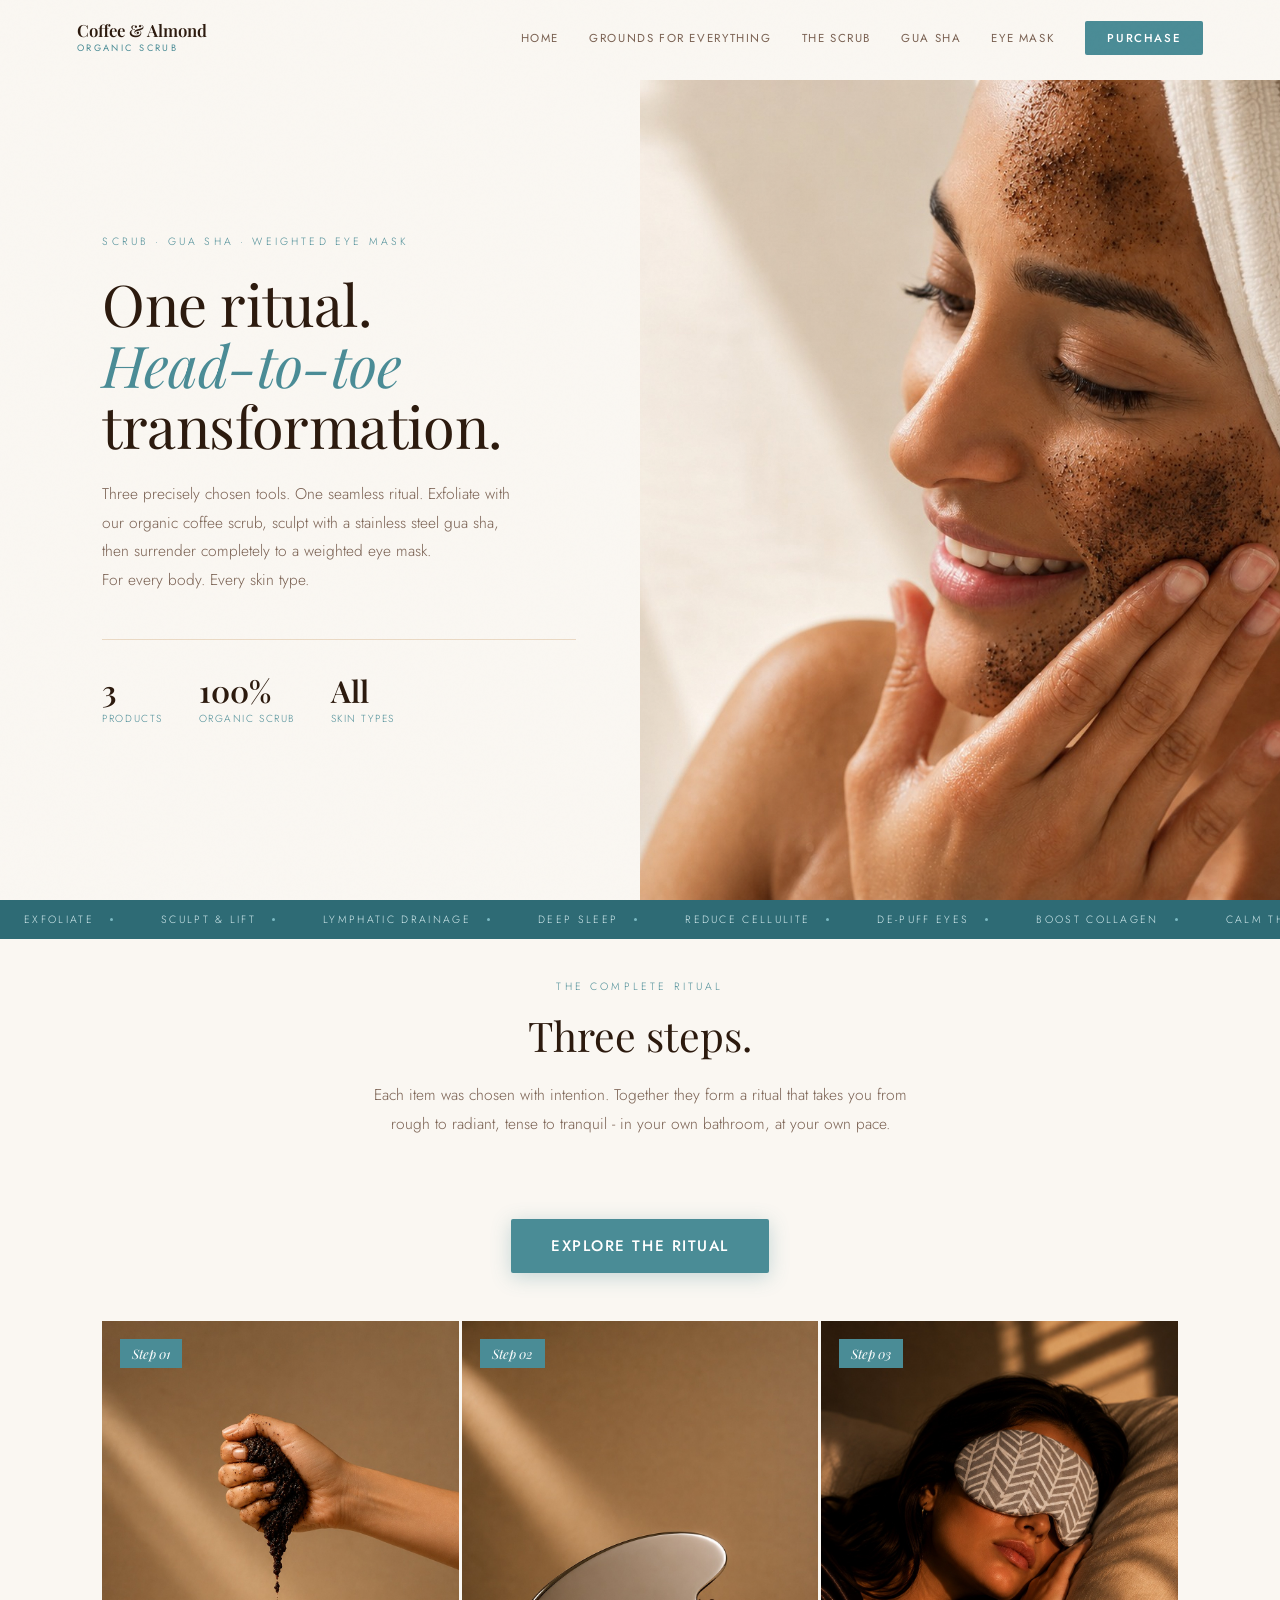
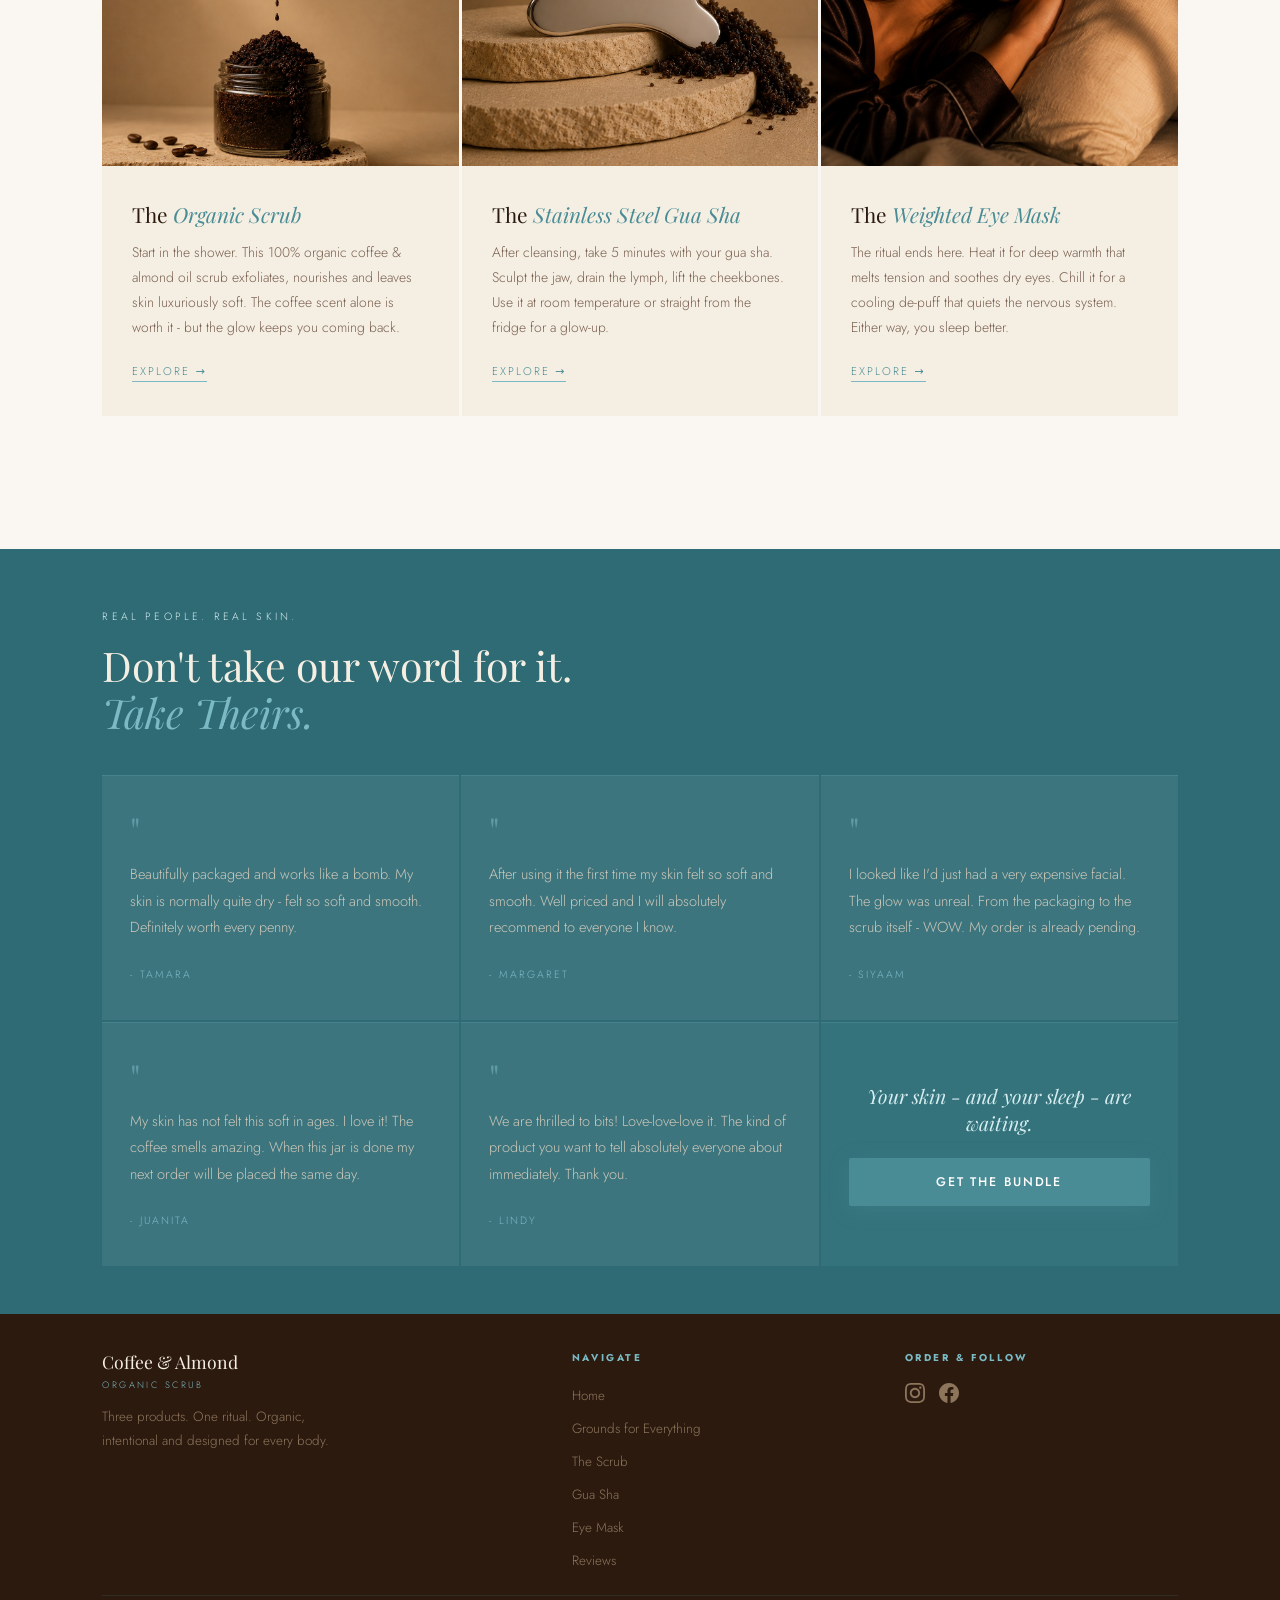
<file: index.html>
<!DOCTYPE html>
<html lang="en">
<head>
  <meta charset="UTF-8" />
  <meta name="viewport" content="width=device-width, initial-scale=1.0" />
  <title>Coffee & Almond - The Complete Ritual</title>
  <meta name="description" content="Three precisely chosen tools. One seamless ritual. Organic coffee scrub, stainless steel gua sha, weighted eye mask. For every body, every skin type." />
  <link rel="preconnect" href="https://fonts.googleapis.com" />
  <link rel="preconnect" href="https://fonts.gstatic.com" crossorigin />
  <link href="https://fonts.googleapis.com/css2?family=Playfair+Display:ital,wght@0,400;0,600;0,700;1,400;1,600&family=Jost:wght@300;400;500&display=swap" rel="stylesheet" />
  <link rel="stylesheet" href="styles.css" />
</head>
<body>

  <!-- ══ NAVBAR ══ -->
  <nav class="navbar" id="navbar">
    <a href="index.html" class="nav-logo">
      Coffee &amp; Almond
      <span>Organic Scrub</span>
    </a>
    <button class="nav-hamburger" id="nav-hamburger" aria-label="Open menu">
      <span></span><span></span><span></span>
    </button>
    <ul class="nav-links" id="nav-links">
      <li><a href="index.html">Home</a></li>
      <li><a href="our-story.html">Grounds for Everything</a></li>
      <li><a href="scrub.html">The Scrub</a></li>
      <li><a href="guasha.html">Gua Sha</a></li>
      <li><a href="eyemask.html">Eye Mask</a></li>
      <li><a href="checkout.php" class="nav-cta">Purchase</a></li>
    </ul>
  </nav>

  <!-- ══ 1. HERO ══ -->
  <section class="hero" id="home">
    <div class="hero-left">
      <div class="hero-eyebrow">Scrub · Gua Sha · Weighted Eye Mask</div>
      <h1>One ritual.<br><em>Head-to-toe</em><br>transformation.</h1>
      <p class="hero-sub">Three precisely chosen tools. One seamless ritual. Exfoliate with our organic coffee scrub, sculpt with a stainless steel gua sha, then surrender completely to a weighted eye mask.<br>For every body. Every skin type.</p>
      <div class="hero-stats">
        <div><span class="stat-num">3</span><span class="stat-label">Products</span></div>
        <div><span class="stat-num">100%</span><span class="stat-label">Organic Scrub</span></div>
        <div><span class="stat-num">All</span><span class="stat-label">Skin Types</span></div>
      </div>
    </div>
    <div class="hero-right">
      <div class="hero-img-full">
        <img src="main_page.jpeg" alt="Coffee & Almond Scrub in action" />
      </div>
    </div>
  </section>

  <!-- ══ MARQUEE ══ -->
  <div class="marquee-strip" aria-hidden="true">
    <div class="marquee-inner">
      <span class="marquee-item">Exfoliate <span class="marquee-dot"></span></span>
      <span class="marquee-item">Sculpt &amp; Lift <span class="marquee-dot"></span></span>
      <span class="marquee-item">Lymphatic Drainage <span class="marquee-dot"></span></span>
      <span class="marquee-item">Deep Sleep <span class="marquee-dot"></span></span>
      <span class="marquee-item">Reduce Cellulite <span class="marquee-dot"></span></span>
      <span class="marquee-item">De-Puff Eyes <span class="marquee-dot"></span></span>
      <span class="marquee-item">Boost Collagen <span class="marquee-dot"></span></span>
      <span class="marquee-item">Calm the Nervous System <span class="marquee-dot"></span></span>
      <span class="marquee-item">Brighten Skin <span class="marquee-dot"></span></span>
      <span class="marquee-item">Relieve Jaw Tension <span class="marquee-dot"></span></span>
      <span class="marquee-item">Ease Migraines <span class="marquee-dot"></span></span>
      <span class="marquee-item">Restore &amp; Recover <span class="marquee-dot"></span></span>
      <!-- duplicate for seamless loop -->
      <span class="marquee-item">Exfoliate <span class="marquee-dot"></span></span>
      <span class="marquee-item">Sculpt &amp; Lift <span class="marquee-dot"></span></span>
      <span class="marquee-item">Lymphatic Drainage <span class="marquee-dot"></span></span>
      <span class="marquee-item">Deep Sleep <span class="marquee-dot"></span></span>
      <span class="marquee-item">Reduce Cellulite <span class="marquee-dot"></span></span>
      <span class="marquee-item">De-Puff Eyes <span class="marquee-dot"></span></span>
      <span class="marquee-item">Boost Collagen <span class="marquee-dot"></span></span>
      <span class="marquee-item">Calm the Nervous System <span class="marquee-dot"></span></span>
    </div>
  </div>

  <!-- ══ 3. THREE PRODUCTS ══ -->
  <section class="three-products" id="products">
    <div class="three-products-header fade-up">
      <div class="section-label section-label--center">The Complete Ritual</div>
      <h2>Three steps.</h2>
      <p>Each item was chosen with intention. Together they form a ritual that takes you from rough to radiant, tense to tranquil - in your own bathroom, at your own pace.</p>
    </div>

    <div style="text-align:center;margin:0 0 3rem;">
      <a href="#products" class="btn-teal" style="font-size:0.95rem;padding:1rem 2.5rem;letter-spacing:0.1em;">Explore the Ritual</a>
    </div>

    <div class="product-cards">
      <div class="product-card fade-up">
        <a href="scrub.html" class="product-card-link" aria-label="Explore the Organic Scrub">
          <div class="product-card-img">
            <img src="coffee_scrub.jpeg" alt="Coffee & Almond Organic Scrub" />
            <div class="product-card-num">Step 01</div>
          </div>
        </a>
        <div class="product-card-body">
          <h3>The <em>Organic Scrub</em></h3>
          <p>Start in the shower. This 100% organic coffee &amp; almond oil scrub exfoliates, nourishes and leaves skin luxuriously soft. The coffee scent alone is worth it - but the glow keeps you coming back.</p>
          <a href="scrub.html" class="product-card-cta">Explore →</a>
        </div>
      </div>

      <div class="product-card fade-up" style="transition-delay:.1s">
        <a href="guasha.html" class="product-card-link" aria-label="Explore the Gua Sha">
          <div class="product-card-img">
            <img src="gua_sha.jpeg" alt="Stainless Steel Gua Sha" />
            <div class="product-card-num">Step 02</div>
          </div>
        </a>
        <div class="product-card-body">
          <h3>The <em>Stainless Steel Gua Sha</em></h3>
          <p>After cleansing, take 5 minutes with your gua sha. Sculpt the jaw, drain the lymph, lift the cheekbones. Use it at room temperature or straight from the fridge for a glow-up.</p>
          <a href="guasha.html" class="product-card-cta">Explore →</a>
        </div>
      </div>

      <div class="product-card fade-up" style="transition-delay:.2s">
        <a href="eyemask.html" class="product-card-link" aria-label="Explore the Weighted Eye Mask">
          <div class="product-card-img">
            <img src="weighted_eye_mask.jpeg" alt="Weighted Eye Mask" />
            <div class="product-card-num">Step 03</div>
          </div>
        </a>
        <div class="product-card-body">
          <h3>The <em>Weighted Eye Mask</em></h3>
          <p>The ritual ends here. Heat it for deep warmth that melts tension and soothes dry eyes. Chill it for a cooling de-puff that quiets the nervous system. Either way, you sleep better.</p>
          <a href="eyemask.html" class="product-card-cta">Explore →</a>
        </div>
      </div>
    </div>

  </section>


  <!-- ══ 8. TESTIMONIALS ══ -->
  <section class="testimonials" id="testimonials">
    <div class="section-label section-label--light">Real People. Real Skin.</div>
    <h2>Don't take our word for it.<br><em>Take Theirs.</em></h2>
    <div class="testimonials-grid">
      <div class="testimonial-card">
        <div class="tq">"</div>
        <p class="testimonial-text">Beautifully packaged and works like a bomb. My skin is normally quite dry - felt so soft and smooth. Definitely worth every penny.</p>
        <span class="testimonial-author">- Tamara</span>
      </div>
      <div class="testimonial-card">
        <div class="tq">"</div>
        <p class="testimonial-text">After using it the first time my skin felt so soft and smooth. Well priced and I will absolutely recommend to everyone I know.</p>
        <span class="testimonial-author">- Margaret</span>
      </div>
      <div class="testimonial-card">
        <div class="tq">"</div>
        <p class="testimonial-text">I looked like I'd just had a very expensive facial. The glow was unreal. From the packaging to the scrub itself - WOW. My order is already pending.</p>
        <span class="testimonial-author">- Siyaam</span>
      </div>
      <div class="testimonial-card">
        <div class="tq">"</div>
        <p class="testimonial-text">My skin has not felt this soft in ages. I love it! The coffee smells amazing. When this jar is done my next order will be placed the same day.</p>
        <span class="testimonial-author">- Juanita</span>
      </div>
      <div class="testimonial-card">
        <div class="tq">"</div>
        <p class="testimonial-text">We are thrilled to bits! Love-love-love it. The kind of product you want to tell absolutely everyone about immediately. Thank you.</p>
        <span class="testimonial-author">- Lindy</span>
      </div>
      <div class="testimonial-card" style="display:flex;flex-direction:column;justify-content:center;align-items:center;text-align:center;gap:20px;background:rgba(74,140,150,0.22);">
        <div style="font-family:'Playfair Display',serif;font-size:1.22rem;color:var(--teal-light);font-style:italic;line-height:1.4;">Your skin - and your sleep - are waiting.</div>
        <a href="checkout.php" class="btn-teal" style="width:100%;justify-content:center;">Get the Bundle</a>
      </div>
    </div>
  </section>

  <!-- ══ FOOTER ══ -->
  <footer>
    <div class="footer-inner">
      <div>
        <div class="footer-brand">Coffee &amp; Almond<span>Organic Scrub</span></div>
        <p class="footer-tagline">Three products. One ritual. Organic, intentional and designed for every body.</p>
      </div>
      <div class="footer-col">
        <h5>Navigate</h5>
        <ul>
          <li><a href="index.html">Home</a></li>
          <li><a href="our-story.html">Grounds for Everything</a></li>
          <li><a href="scrub.html">The Scrub</a></li>
          <li><a href="guasha.html">Gua Sha</a></li>
          <li><a href="eyemask.html">Eye Mask</a></li>
          <li><a href="#testimonials">Reviews</a></li>
        </ul>
      </div>
      <div class="footer-col">
        <h5>Order &amp; Follow</h5>
        <ul class="footer-social-icons">
          <li><a href="https://www.instagram.com/coffeealmondorganicscrub/" target="_blank" rel="noopener" aria-label="Instagram"><svg viewBox="0 0 24 24" fill="currentColor"><path d="M12 2.163c3.204 0 3.584.012 4.85.07 3.252.148 4.771 1.691 4.919 4.919.058 1.265.069 1.645.069 4.849 0 3.205-.012 3.584-.069 4.849-.149 3.225-1.664 4.771-4.919 4.919-1.266.058-1.644.07-4.85.07-3.204 0-3.584-.012-4.849-.07-3.26-.149-4.771-1.699-4.919-4.92-.058-1.265-.07-1.644-.07-4.849 0-3.204.013-3.583.07-4.849.149-3.227 1.664-4.771 4.919-4.919 1.266-.057 1.645-.069 4.849-.069zm0-2.163c-3.259 0-3.667.014-4.947.072-4.358.2-6.78 2.618-6.98 6.98-.059 1.281-.073 1.689-.073 4.948 0 3.259.014 3.668.072 4.948.2 4.358 2.618 6.78 6.98 6.98 1.281.058 1.689.072 4.948.072 3.259 0 3.668-.014 4.948-.072 4.354-.2 6.782-2.618 6.979-6.98.059-1.28.073-1.689.073-4.948 0-3.259-.014-3.667-.072-4.947-.196-4.354-2.617-6.78-6.979-6.98-1.281-.059-1.69-.073-4.949-.073zm0 5.838c-3.403 0-6.162 2.759-6.162 6.162s2.759 6.163 6.162 6.163 6.162-2.759 6.162-6.163c0-3.403-2.759-6.162-6.162-6.162zm0 10.162c-2.209 0-4-1.79-4-4 0-2.209 1.791-4 4-4s4 1.791 4 4c0 2.209-1.791 4-4 4zm6.406-11.845c-.796 0-1.441.645-1.441 1.44s.645 1.44 1.441 1.44c.795 0 1.439-.645 1.439-1.44s-.644-1.44-1.439-1.44z"/></svg></a></li>
          <li><a href="https://www.facebook.com/coffeealmondorganicscrub/" target="_blank" rel="noopener" aria-label="Facebook"><svg viewBox="0 0 24 24" fill="currentColor"><path d="M24 12.073c0-6.627-5.373-12-12-12s-12 5.373-12 12c0 5.99 4.388 10.954 10.125 11.854v-8.385H7.078v-3.47h3.047V9.43c0-3.007 1.792-4.669 4.533-4.669 1.312 0 2.686.235 2.686.235v2.953H15.83c-1.491 0-1.956.925-1.956 1.874v2.25h3.328l-.532 3.47h-2.796v8.385C19.612 23.027 24 18.062 24 12.073z"/></svg></a></li>
        </ul>
      </div>
    </div>
    <div class="footer-bottom">
      <p>© 2016–2026 Coffee &amp; Almond Organic Scrub. All rights reserved.</p>
    </div>
  </footer>

  <script src="script.js"></script>
</body>
</html>
</file>
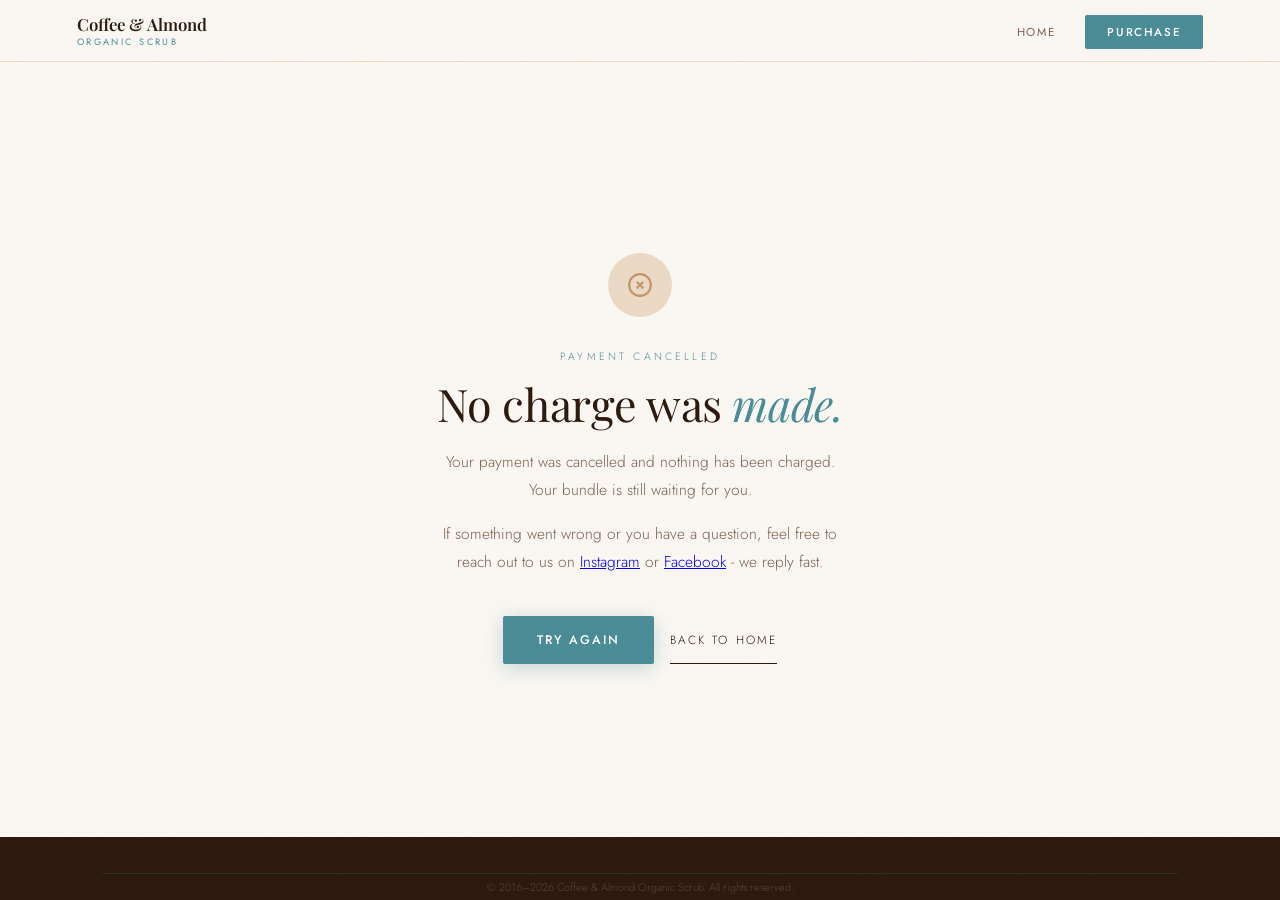
<file: cancel.html>
<!DOCTYPE html>
<html lang="en">
<head>
  <meta charset="UTF-8" />
  <meta name="viewport" content="width=device-width, initial-scale=1.0" />
  <title>Payment Cancelled - Coffee &amp; Almond</title>
  <link rel="preconnect" href="https://fonts.googleapis.com" />
  <link rel="preconnect" href="https://fonts.gstatic.com" crossorigin />
  <link href="https://fonts.googleapis.com/css2?family=Playfair+Display:ital,wght@0,400;0,600;0,700;1,400;1,600&family=Jost:wght@300;400;500&display=swap" rel="stylesheet" />
  <link rel="stylesheet" href="styles.css" />
  <style>
    .cancel-page { min-height: 100vh; padding-top: 80px; display: flex; flex-direction: column; }
    .cancel-main {
      flex: 1;
      display: flex;
      align-items: center;
      justify-content: center;
      padding: clamp(60px, 10vw, 120px) clamp(20px, 6vw, 48px);
    }
    .cancel-card { max-width: 520px; width: 100%; text-align: center; }
    .cancel-icon {
      width: 64px;
      height: 64px;
      background: var(--almond-light);
      border-radius: 50%;
      display: flex;
      align-items: center;
      justify-content: center;
      margin: 0 auto 2rem;
    }
    .cancel-icon svg { width: 26px; height: 26px; color: var(--latte); }
    .cancel-card .section-label { justify-content: center; margin-bottom: 1rem; }
    .cancel-card h1 { font-size: clamp(1.8rem, 3.5vw, 2.8rem); margin-bottom: 1.25rem; }
    .cancel-card p {
      font-size: 0.97rem;
      line-height: 1.8;
      color: var(--text-muted);
      margin-bottom: 1rem;
      max-width: 44ch;
      margin-left: auto;
      margin-right: auto;
    }
    .cancel-actions { display: flex; gap: 16px; justify-content: center; flex-wrap: wrap; margin-top: 2.5rem; }
  </style>
</head>
<body class="cancel-page">

  <nav class="navbar scrolled" id="navbar">
    <a href="index.html" class="nav-logo">
      Coffee &amp; Almond
      <span>Organic Scrub</span>
    </a>
    <ul class="nav-links" id="nav-links">
      <li><a href="index.html">Home</a></li>
      <li><a href="checkout.php" class="nav-cta">Purchase</a></li>
    </ul>
  </nav>

  <main class="cancel-main">
    <div class="cancel-card">

      <div class="cancel-icon">
        <svg viewBox="0 0 24 24" fill="none" stroke="currentColor" stroke-width="2">
          <circle cx="12" cy="12" r="10"/>
          <line x1="15" y1="9" x2="9" y2="15"/>
          <line x1="9" y1="9" x2="15" y2="15"/>
        </svg>
      </div>

      <span class="section-label">Payment cancelled</span>
      <h1>No charge was <em>made.</em></h1>
      <p>Your payment was cancelled and nothing has been charged. Your bundle is still waiting for you.</p>
      <p>If something went wrong or you have a question, feel free to reach out to us on <a href="https://www.instagram.com/coffeealmondorganicscrub/" target="_blank" rel="noopener">Instagram</a> or <a href="https://www.facebook.com/coffeealmondorganicscrub/" target="_blank" rel="noopener">Facebook</a> - we reply fast.</p>

      <div class="cancel-actions">
        <a href="checkout.php" class="btn-teal">Try Again</a>
        <a href="index.html" class="btn-ghost">Back to Home</a>
      </div>

    </div>
  </main>

  <footer>
    <div class="footer-bottom">
      <p>© 2016–2026 Coffee &amp; Almond Organic Scrub. All rights reserved.</p>
    </div>
  </footer>

</body>
</html>
</file>
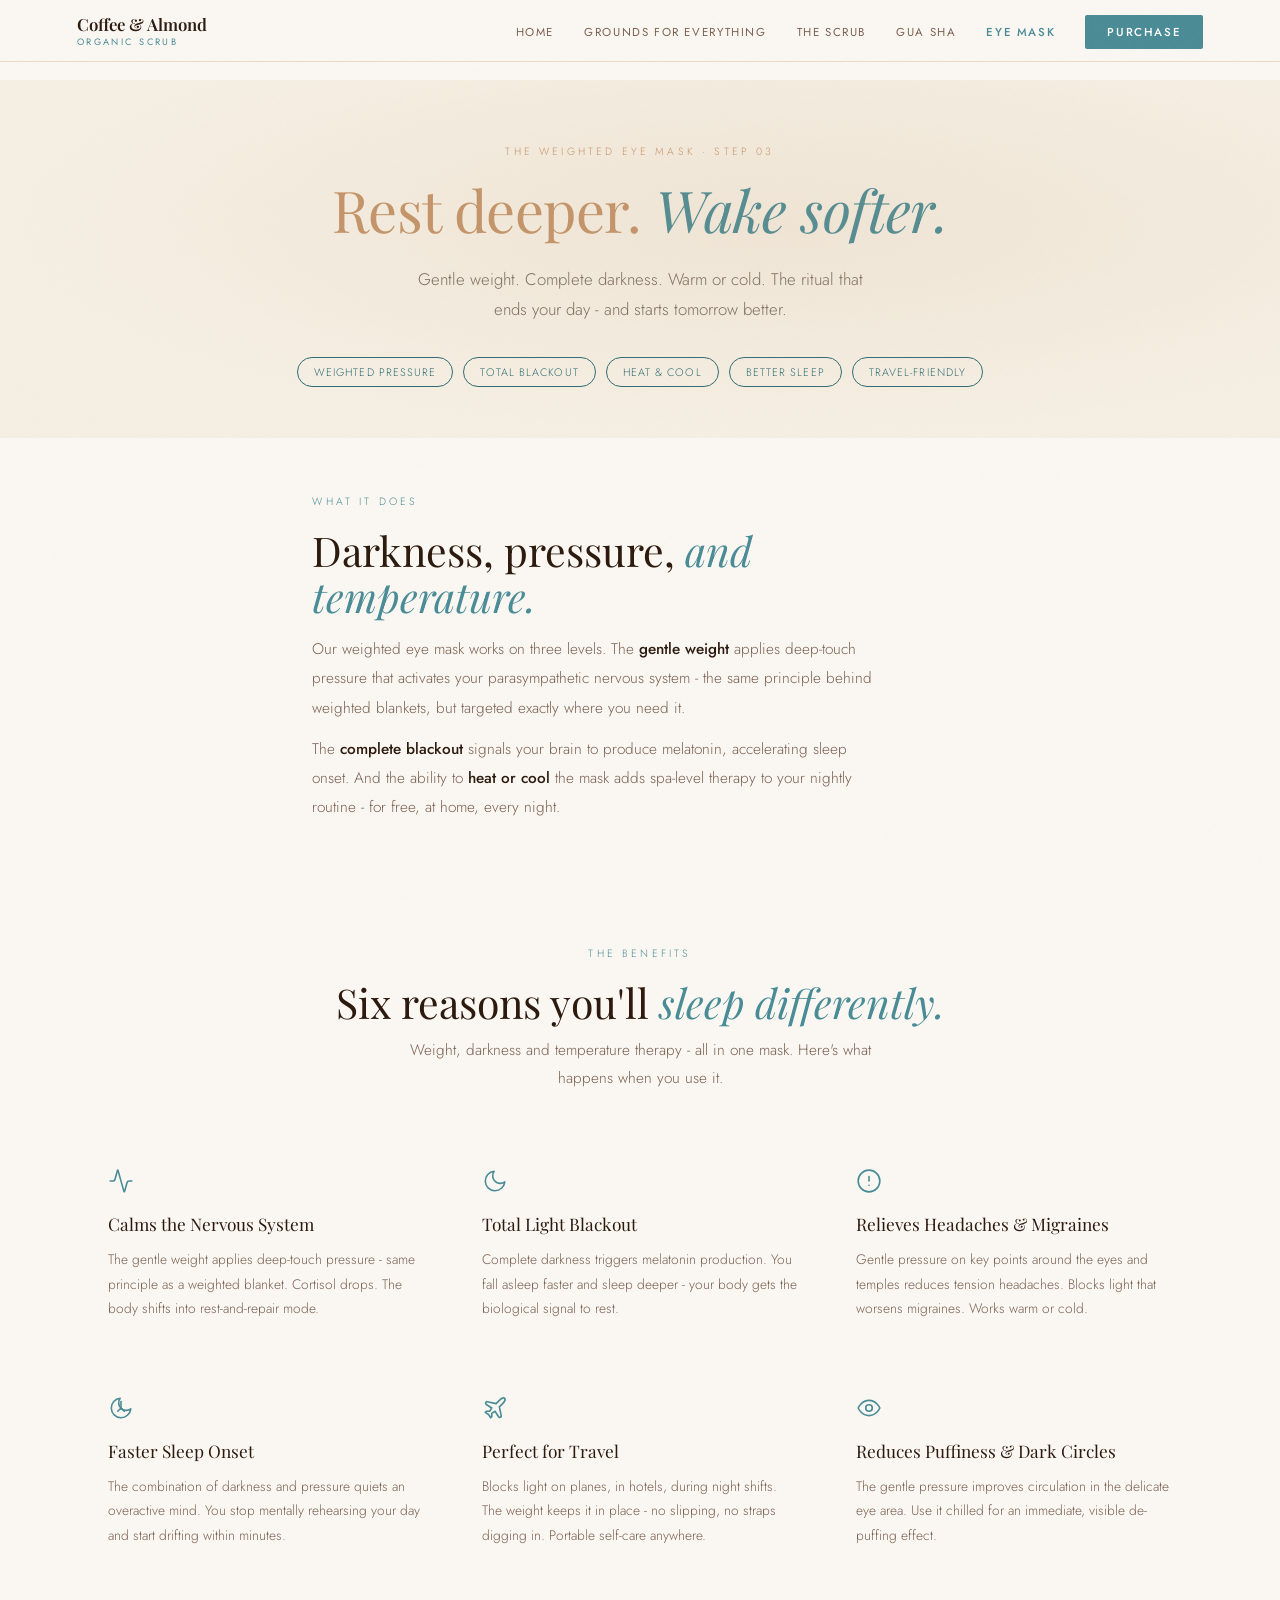
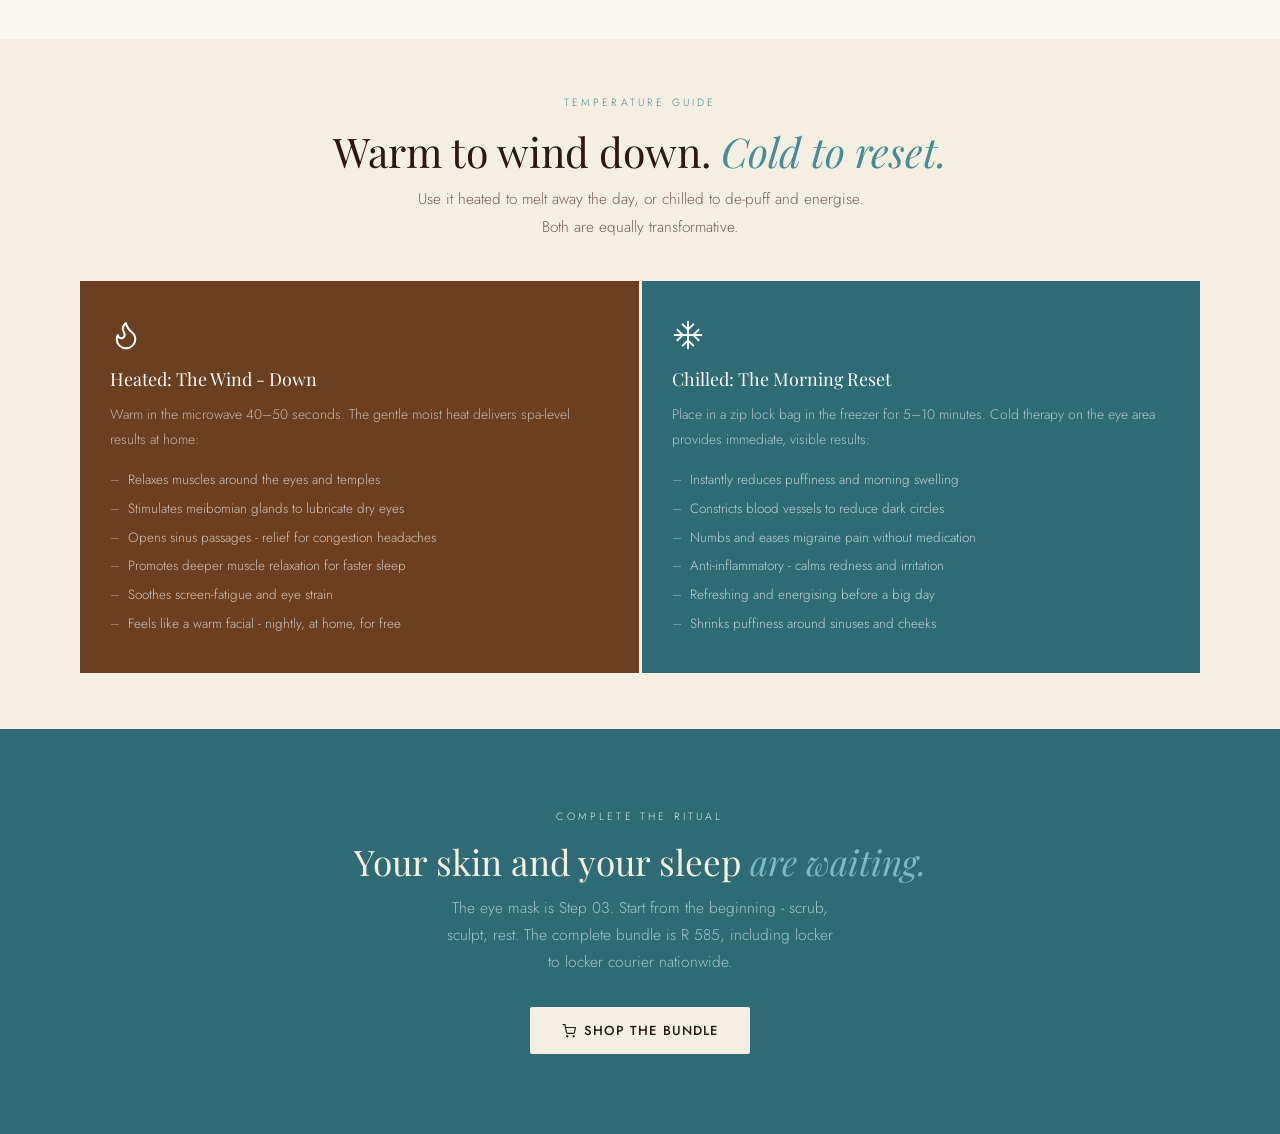
<file: eyemask.html>
<!DOCTYPE html>
<html lang="en">
<head>
  <meta charset="UTF-8" />
  <meta name="viewport" content="width=device-width, initial-scale=1.0" />
  <title>The Weighted Eye Mask - Coffee &amp; Almond</title>
  <meta name="description" content="A weighted eye mask that works warm or cold. Calms your nervous system, blocks all light and gives you the best sleep of your life." />
  <link rel="preconnect" href="https://fonts.googleapis.com" />
  <link rel="preconnect" href="https://fonts.gstatic.com" crossorigin />
  <link href="https://fonts.googleapis.com/css2?family=Playfair+Display:ital,wght@0,400;0,600;0,700;1,400;1,600&family=Jost:wght@300;400;500&display=swap" rel="stylesheet" />
  <link rel="stylesheet" href="styles.css" />
  <link rel="icon" type="image/png" href="favicon.png" />
  <style>
    .product-page { min-height: 100vh; padding-top: 80px; }

    /* ── Product hero ── */
    .product-hero {
      background: var(--cream);
      padding: clamp(40px, 6vw, 64px) 0 clamp(32px, 4vw, 52px);
      text-align: center;
      position: relative;
      overflow: hidden;
    }
    .product-hero::after {
      content: '';
      position: absolute;
      inset: 0;
      background: radial-gradient(ellipse at 60% 40%, rgba(196,149,106,0.12) 0%, transparent 70%);
      pointer-events: none;
    }
    .product-hero .section-label { justify-content: center; color: var(--latte); margin-bottom: 1.25rem; }
    .product-hero h1 { color: var(--latte); max-width: 680px; margin: 0 auto 1.5rem; }
    .product-hero h1 em { color: var(--teal); }
    .product-hero p {
      font-size: 1.05rem;
      color: rgba(58, 42, 28, 0.65);
      max-width: 460px;
      margin: 0 auto 2rem;
      line-height: 1.8;
    }
    .product-hero .hero-pills {
      display: flex;
      gap: 10px;
      justify-content: center;
      flex-wrap: wrap;
    }
    .product-hero .pill {
      border-color: var(--teal-dark);
      color: var(--teal-dark);
    }

    /* ── About block ── */
    .product-about {
      background: var(--warm-white);
      padding: clamp(32px, 5vw, 56px) clamp(20px, 8vw, 120px);
      max-width: 860px;
      margin: 0 auto;
    }
    .product-about h2 { margin-bottom: 16px; }
    .product-about p {
      font-size: 0.96rem;
      line-height: 1.9;
      color: var(--text-muted);
      margin-bottom: 12px;
      max-width: 64ch;
    }
    .product-about p strong { color: var(--espresso); font-weight: 500; }

    /* ── Benefits grid ── */
    .product-benefits {
      background: var(--warm-white);
      padding: clamp(32px, 5vw, 56px) clamp(20px, 8vw, 80px);
    }
    .product-benefits-header {
      text-align: center;
      margin-bottom: clamp(24px, 4vw, 40px);
    }
    .product-benefits-header h2 { margin-bottom: 10px; }
    .product-benefits-header p {
      font-size: 0.96rem;
      color: var(--text-muted);
      max-width: 52ch;
      margin: 0 auto;
      line-height: 1.85;
    }
    .benefits-grid {
      display: grid;
      grid-template-columns: repeat(3, 1fr);
      gap: 2px;
    }
    @media (max-width: 900px) { .benefits-grid { grid-template-columns: 1fr 1fr; } }
    @media (max-width: 560px) { .benefits-grid { grid-template-columns: 1fr; } }

    /* ── Temp section ── */
    .product-temp {
      background: var(--cream);
      padding: clamp(32px, 5vw, 56px) clamp(20px, 8vw, 80px);
    }
    .product-temp-header {
      text-align: center;
      margin-bottom: clamp(24px, 4vw, 40px);
    }
    .product-temp-header h2 { margin-bottom: 10px; }
    .product-temp-header p {
      font-size: 0.96rem;
      color: var(--text-muted);
      max-width: 50ch;
      margin: 0 auto;
      line-height: 1.85;
    }

    /* ── CTA band ── */
    .product-cta {
      background: var(--teal-dark);
      padding: clamp(48px, 8vw, 80px) clamp(20px, 6vw, 48px);
      text-align: center;
    }
    .product-cta .section-label { justify-content: center; color: var(--teal-light); }
    .product-cta h2 { font-size: clamp(1.5rem, 3vw, 2.2rem); color: var(--cream); margin-bottom: 0.75rem; }
    .product-cta h2 em { color: var(--teal-mid); }
    .product-cta p {
      font-size: 0.97rem;
      color: rgba(214,237,240,0.7);
      margin-bottom: 2rem;
      max-width: 44ch;
      margin-left: auto;
      margin-right: auto;
      line-height: 1.75;
    }
    .product-cta .btn-primary {
      display: inline-flex;
      align-items: center;
      gap: 8px;
      background: var(--cream);
      color: var(--espresso);
      padding: 0.875rem 2rem;
      font-family: var(--sans);
      font-size: 0.82rem;
      font-weight: 500;
      letter-spacing: 0.08em;
      text-transform: uppercase;
      text-decoration: none;
      border-radius: 2px;
      transition: background 0.2s, color 0.2s;
    }
    .product-cta .btn-primary:hover { background: var(--almond-light); }
  </style>
</head>
<body class="product-page">

  <!-- ══ NAVBAR ══ -->
  <nav class="navbar scrolled" id="navbar">
    <a href="index.html" class="nav-logo">
      Coffee &amp; Almond
      <span>Organic Scrub</span>
    </a>
    <button class="nav-hamburger" id="nav-hamburger" aria-label="Open menu">
      <span></span><span></span><span></span>
    </button>
    <ul class="nav-links" id="nav-links">
      <li><a href="index.html">Home</a></li>
      <li><a href="our-story.html">Grounds for Everything</a></li>
      <li><a href="scrub.html">The Scrub</a></li>
      <li><a href="guasha.html">Gua Sha</a></li>
      <li><a href="eyemask.html" class="active">Eye Mask</a></li>
      <li><a href="checkout.php" class="nav-cta">Purchase</a></li>
    </ul>
  </nav>

  <!-- ══ HERO ══ -->
  <section class="product-hero">
    <div class="container">
      <span class="section-label">The Weighted Eye Mask · Step 03</span>
      <h1>Rest deeper. <em>Wake softer.</em></h1>
      <p>Gentle weight. Complete darkness. Warm or cold. The ritual that ends your day - and starts tomorrow better.</p>
      <div class="hero-pills">
        <span class="pill">Weighted Pressure</span>
        <span class="pill">Total Blackout</span>
        <span class="pill">Heat &amp; Cool</span>
        <span class="pill">Better Sleep</span>
        <span class="pill">Travel-Friendly</span>
      </div>
    </div>
  </section>

  <!-- ══ ABOUT ══ -->
  <section class="product-about">
    <div class="about-text fade-up">
      <div class="section-label">What it does</div>
      <h2>Darkness, pressure, <em>and temperature.</em></h2>
      <p>Our weighted eye mask works on three levels. The <strong>gentle weight</strong> applies deep-touch pressure that activates your parasympathetic nervous system - the same principle behind weighted blankets, but targeted exactly where you need it.</p>
      <p>The <strong>complete blackout</strong> signals your brain to produce melatonin, accelerating sleep onset. And the ability to <strong>heat or cool</strong> the mask adds spa-level therapy to your nightly routine - for free, at home, every night.</p>
    </div>
  </section>

  <!-- ══ BENEFITS ══ -->
  <section class="product-benefits">
    <div class="product-benefits-header fade-up">
      <div class="section-label section-label--center">The Benefits</div>
      <h2>Six reasons you'll <em>sleep differently.</em></h2>
      <p>Weight, darkness and temperature therapy - all in one mask. Here's what happens when you use it.</p>
    </div>
    <div class="benefits-grid">
      <div class="benefit-card fade-up">
        <span class="benefit-icon"><svg viewBox="0 0 24 24" fill="none" stroke="currentColor" stroke-width="1.5" stroke-linecap="round" stroke-linejoin="round"><path d="M22 12h-2.48a2 2 0 0 0-1.93 1.46l-2.35 8.36a.25.25 0 0 1-.48 0L9.24 2.18a.25.25 0 0 0-.48 0l-2.35 8.36A2 2 0 0 1 4.49 12H2"/></svg></span>
        <h3>Calms the Nervous System</h3>
        <p>The gentle weight applies deep-touch pressure - same principle as a weighted blanket. Cortisol drops. The body shifts into rest-and-repair mode.</p>
      </div>
      <div class="benefit-card fade-up" style="transition-delay:.08s">
        <span class="benefit-icon"><svg viewBox="0 0 24 24" fill="none" stroke="currentColor" stroke-width="1.5" stroke-linecap="round" stroke-linejoin="round"><path d="M21 12.79A9 9 0 1 1 11.21 3 7 7 0 0 0 21 12.79z"/></svg></span>
        <h3>Total Light Blackout</h3>
        <p>Complete darkness triggers melatonin production. You fall asleep faster and sleep deeper - your body gets the biological signal to rest.</p>
      </div>
      <div class="benefit-card fade-up" style="transition-delay:.16s">
        <span class="benefit-icon"><svg viewBox="0 0 24 24" fill="none" stroke="currentColor" stroke-width="1.5" stroke-linecap="round" stroke-linejoin="round"><circle cx="12" cy="12" r="10"/><line x1="12" y1="8" x2="12" y2="12"/><line x1="12" y1="16" x2="12.01" y2="16"/></svg></span>
        <h3>Relieves Headaches &amp; Migraines</h3>
        <p>Gentle pressure on key points around the eyes and temples reduces tension headaches. Blocks light that worsens migraines. Works warm or cold.</p>
      </div>
      <div class="benefit-card fade-up">
        <span class="benefit-icon"><svg viewBox="0 0 24 24" fill="none" stroke="currentColor" stroke-width="1.5" stroke-linecap="round" stroke-linejoin="round"><path d="M21 12.79A9 9 0 1 1 11.21 3 7 7 0 0 0 21 12.79z"/><path d="M12 6v6"/><path d="m9 15 3-3 3 3"/></svg></span>
        <h3>Faster Sleep Onset</h3>
        <p>The combination of darkness and pressure quiets an overactive mind. You stop mentally rehearsing your day and start drifting within minutes.</p>
      </div>
      <div class="benefit-card fade-up" style="transition-delay:.08s">
        <span class="benefit-icon"><svg viewBox="0 0 24 24" fill="none" stroke="currentColor" stroke-width="1.5" stroke-linecap="round" stroke-linejoin="round"><path d="M17.8 19.2 16 11l3.5-3.5C21 6 21.5 4 21 3c-1-.5-3 0-4.5 1.5L13 8 4.8 6.2c-.5-.1-.9.1-1.1.5l-.3.5c-.2.5-.1 1 .3 1.3L9 12l-2 3H4l-1 1 3 2 2 3 1-1v-3l3-2 3.5 5.3c.3.4.8.5 1.3.3l.5-.2c.4-.3.6-.7.5-1.2z"/></svg></span>
        <h3>Perfect for Travel</h3>
        <p>Blocks light on planes, in hotels, during night shifts. The weight keeps it in place - no slipping, no straps digging in. Portable self-care anywhere.</p>
      </div>
      <div class="benefit-card fade-up" style="transition-delay:.16s">
        <span class="benefit-icon"><svg viewBox="0 0 24 24" fill="none" stroke="currentColor" stroke-width="1.5" stroke-linecap="round" stroke-linejoin="round"><path d="M2 12s3-7 10-7 10 7 10 7-3 7-10 7-10-7-10-7Z"/><circle cx="12" cy="12" r="3"/></svg></span>
        <h3>Reduces Puffiness &amp; Dark Circles</h3>
        <p>The gentle pressure improves circulation in the delicate eye area. Use it chilled for an immediate, visible de-puffing effect.</p>
      </div>
    </div>
  </section>

  <!-- ══ HEATED vs CHILLED ══ -->
  <section class="product-temp">
    <div class="product-temp-header fade-up">
      <div class="section-label section-label--center">Temperature Guide</div>
      <h2>Warm to wind down. <em>Cold to reset.</em></h2>
      <p>Use it heated to melt away the day, or chilled to de-puff and energise. Both are equally transformative.</p>
    </div>
    <div class="eye-temp-grid">
      <div class="temp-card warm fade-up">
        <div class="tc-icon"><svg viewBox="0 0 24 24" fill="none" stroke="currentColor" stroke-width="1.5" stroke-linecap="round" stroke-linejoin="round"><path d="M8.5 14.5A2.5 2.5 0 0 0 11 12c0-1.38-.5-2-1-3-1.072-2.143-.224-4.054 2-6 .5 2.5 2 4.9 4 6.5 2 1.6 3 3.5 3 5.5a7 7 0 1 1-14 0c0-1.153.433-2.294 1-3a2.5 2.5 0 0 0 2.5 2.5z"/></svg></div>
        <h4>Heated: The Wind - Down</h4>
        <p>Warm in the microwave 40–50 seconds. The gentle moist heat delivers spa-level results at home:</p>
        <ul>
          <li>Relaxes muscles around the eyes and temples</li>
          <li>Stimulates meibomian glands to lubricate dry eyes</li>
          <li>Opens sinus passages - relief for congestion headaches</li>
          <li>Promotes deeper muscle relaxation for faster sleep</li>
          <li>Soothes screen-fatigue and eye strain</li>
          <li>Feels like a warm facial - nightly, at home, for free</li>
        </ul>
      </div>
      <div class="temp-card cold fade-up" style="transition-delay:.1s">
        <div class="tc-icon"><svg viewBox="0 0 24 24" fill="none" stroke="currentColor" stroke-width="1.5" stroke-linecap="round" stroke-linejoin="round"><line x1="2" y1="12" x2="22" y2="12"/><line x1="12" y1="2" x2="12" y2="22"/><path d="m20 16-4-4 4-4"/><path d="m4 8 4 4-4 4"/><path d="m16 4-4 4-4-4"/><path d="m8 20 4-4 4 4"/></svg></div>
        <h4>Chilled: The Morning Reset</h4>
        <p>Place in a zip lock bag in the freezer for 5–10 minutes. Cold therapy on the eye area provides immediate, visible results:</p>
        <ul>
          <li>Instantly reduces puffiness and morning swelling</li>
          <li>Constricts blood vessels to reduce dark circles</li>
          <li>Numbs and eases migraine pain without medication</li>
          <li>Anti-inflammatory - calms redness and irritation</li>
          <li>Refreshing and energising before a big day</li>
          <li>Shrinks puffiness around sinuses and cheeks</li>
        </ul>
      </div>
    </div>
  </section>

  <!-- ══ CTA ══ -->
  <section class="product-cta">
    <div class="container">
      <span class="section-label">Complete the ritual</span>
      <h2>Your skin and your sleep <em>are waiting.</em></h2>
      <p>The eye mask is Step 03. Start from the beginning - scrub, sculpt, rest. The complete bundle is R 585, including locker to locker courier nationwide.</p>
      <a href="checkout.php" class="btn-primary">
        <svg viewBox="0 0 24 24" fill="none" stroke="currentColor" stroke-width="2" style="width:14px;height:14px"><circle cx="9" cy="21" r="1"/><circle cx="20" cy="21" r="1"/><path d="M1 1h4l2.68 13.39a2 2 0 0 0 2 1.61h9.72a2 2 0 0 0 2-1.61L23 6H6"/></svg>
        Shop the Bundle
      </a>
    </div>
  </section>


  <script>
    // Hamburger menu
    const hamburger = document.getElementById('nav-hamburger');
    const navLinks  = document.getElementById('nav-links');
    if (hamburger && navLinks) {
      hamburger.addEventListener('click', () => {
        const open = navLinks.classList.toggle('open');
        hamburger.classList.toggle('open', open);
        document.body.style.overflow = open ? 'hidden' : '';
      });
      navLinks.querySelectorAll('a').forEach(a => {
        a.addEventListener('click', () => {
          navLinks.classList.remove('open');
          hamburger.classList.remove('open');
          document.body.style.overflow = '';
        });
      });
    }
    // Scroll reveal
    const revealObs = new IntersectionObserver(entries => {
      entries.forEach(e => {
        if (e.isIntersecting) { e.target.classList.add('visible'); revealObs.unobserve(e.target); }
      });
    }, { threshold: 0.1, rootMargin: '0px 0px -40px 0px' });
    document.querySelectorAll('.fade-up').forEach(el => revealObs.observe(el));
  </script>
</body>
</html>
</file>
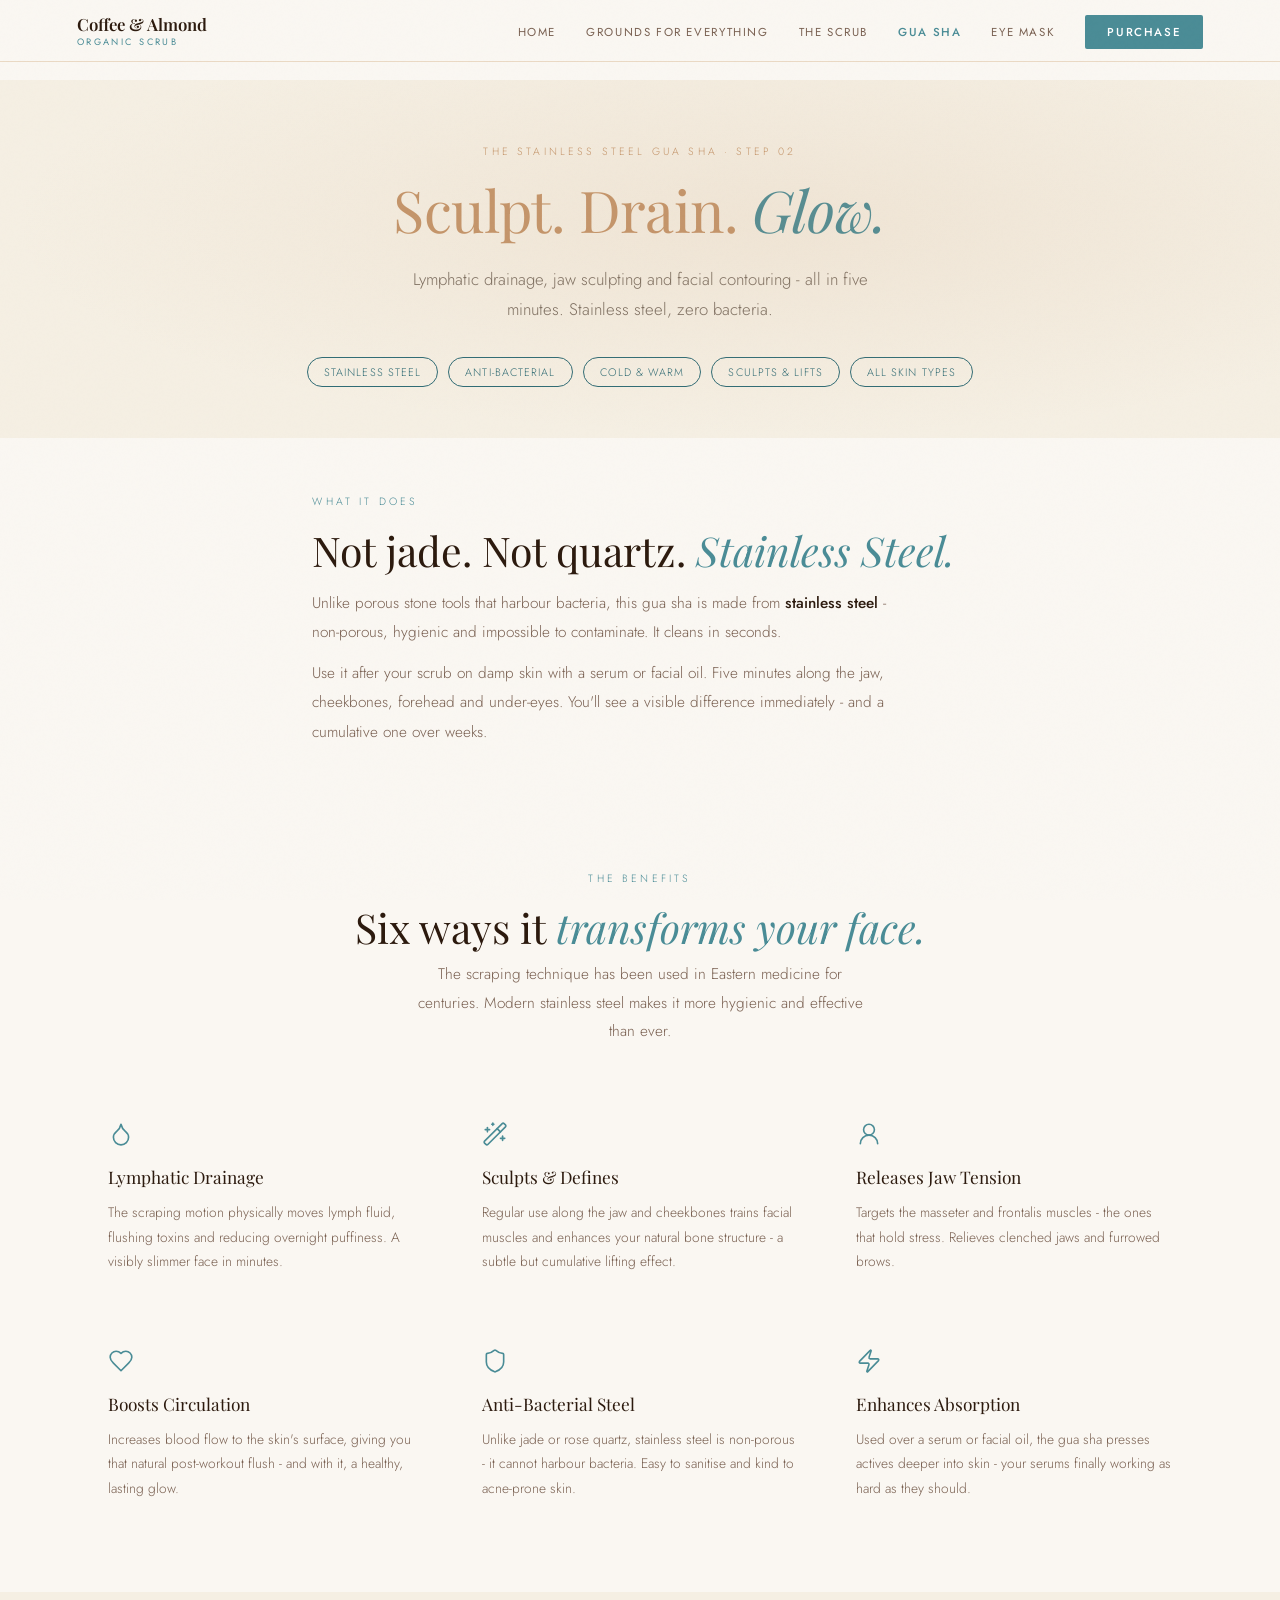
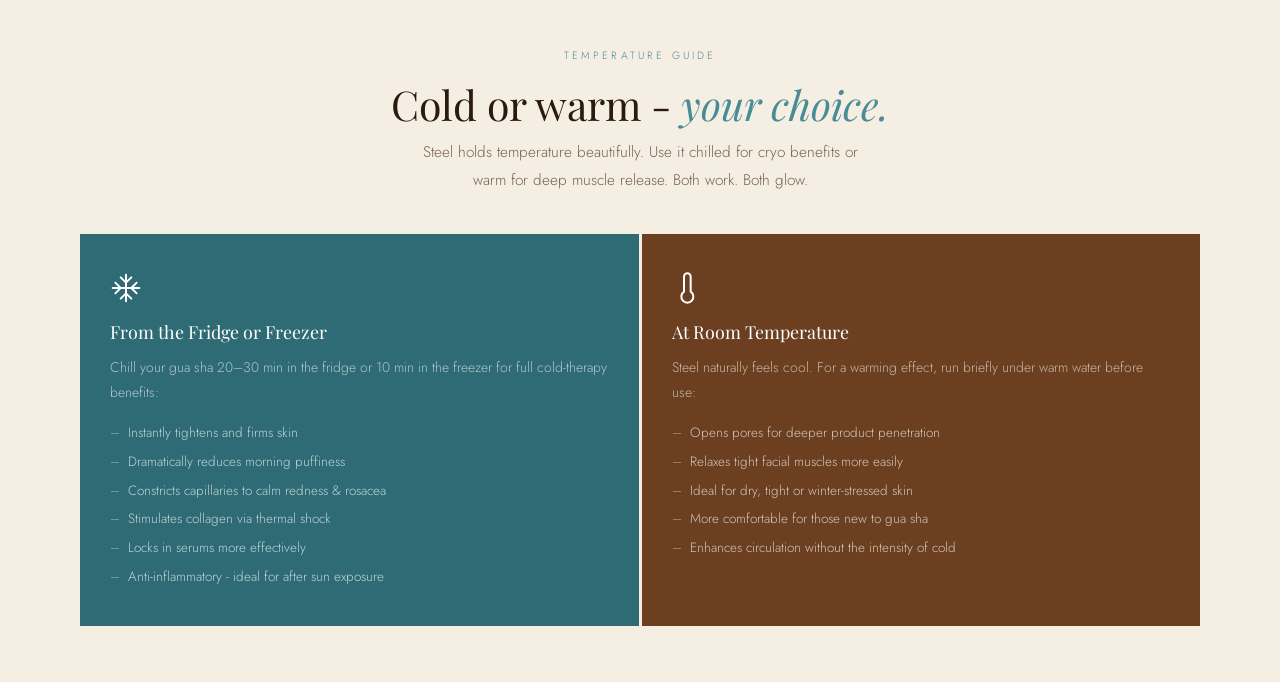
<file: guasha.html>
<!DOCTYPE html>
<html lang="en">
<head>
  <meta charset="UTF-8" />
  <meta name="viewport" content="width=device-width, initial-scale=1.0" />
  <title>The Stainless Steel Gua Sha - Coffee &amp; Almond</title>
  <meta name="description" content="Stainless steel gua sha for lymphatic drainage, jaw sculpting and facial contouring. Works cold or warm." />
  <link rel="preconnect" href="https://fonts.googleapis.com" />
  <link rel="preconnect" href="https://fonts.gstatic.com" crossorigin />
  <link href="https://fonts.googleapis.com/css2?family=Playfair+Display:ital,wght@0,400;0,600;0,700;1,400;1,600&family=Jost:wght@300;400;500&display=swap" rel="stylesheet" />
  <link rel="stylesheet" href="styles.css" />
  <link rel="icon" type="image/png" href="favicon.png" />
  <style>
    .product-page { min-height: 100vh; padding-top: 80px; }

    /* ── Product hero ── */
    .product-hero {
      background: var(--cream);
      padding: clamp(40px, 6vw, 64px) 0 clamp(32px, 4vw, 52px);
      text-align: center;
      position: relative;
      overflow: hidden;
    }
    .product-hero::after {
      content: '';
      position: absolute;
      inset: 0;
      background: radial-gradient(ellipse at 60% 40%, rgba(196,149,106,0.12) 0%, transparent 70%);
      pointer-events: none;
    }
    .product-hero .section-label { justify-content: center; color: var(--latte); margin-bottom: 1.25rem; }
    .product-hero h1 { color: var(--latte); max-width: 680px; margin: 0 auto 1.5rem; }
    .product-hero h1 em { color: var(--teal); }
    .product-hero p {
      font-size: 1.05rem;
      color: rgba(58, 42, 28, 0.65);
      max-width: 460px;
      margin: 0 auto 2rem;
      line-height: 1.8;
    }
    .product-hero .hero-pills {
      display: flex;
      gap: 10px;
      justify-content: center;
      flex-wrap: wrap;
    }
    .product-hero .pill {
      border-color: var(--teal-dark);
      color: var(--teal-dark);
    }

    /* ── About block ── */
    .product-about {
      background: var(--warm-white);
      padding: clamp(32px, 5vw, 56px) clamp(20px, 8vw, 120px);
      max-width: 860px;
      margin: 0 auto;
    }
    .product-about h2 { margin-bottom: 16px; }
    .product-about p {
      font-size: 0.96rem;
      line-height: 1.9;
      color: var(--text-muted);
      margin-bottom: 12px;
      max-width: 64ch;
    }
    .product-about p strong { color: var(--espresso); font-weight: 500; }

    /* ── Benefits grid ── */
    .product-benefits {
      background: var(--warm-white);
      padding: clamp(32px, 5vw, 56px) clamp(20px, 8vw, 80px);
    }
    .product-benefits-header {
      text-align: center;
      margin-bottom: clamp(24px, 4vw, 40px);
    }
    .product-benefits-header h2 { margin-bottom: 10px; }
    .product-benefits-header p {
      font-size: 0.96rem;
      color: var(--text-muted);
      max-width: 52ch;
      margin: 0 auto;
      line-height: 1.85;
    }
    .benefits-grid {
      display: grid;
      grid-template-columns: repeat(3, 1fr);
      gap: 2px;
    }
    @media (max-width: 900px) { .benefits-grid { grid-template-columns: 1fr 1fr; } }
    @media (max-width: 560px) { .benefits-grid { grid-template-columns: 1fr; } }

    /* ── Temp section ── */
    .product-temp {
      background: var(--cream);
      padding: clamp(32px, 5vw, 56px) clamp(20px, 8vw, 80px);
    }
    .product-temp-header {
      text-align: center;
      margin-bottom: clamp(24px, 4vw, 40px);
    }
    .product-temp-header h2 { margin-bottom: 10px; }
    .product-temp-header p {
      font-size: 0.96rem;
      color: var(--text-muted);
      max-width: 50ch;
      margin: 0 auto;
      line-height: 1.85;
    }

    /* ── Ritual step ── */
    .product-ritual {
      background: var(--warm-white);
      padding: clamp(32px, 5vw, 56px) clamp(20px, 8vw, 80px);
      text-align: center;
    }
    .product-ritual h2 { margin-bottom: clamp(24px, 4vw, 40px); }
    .product-ritual .ritual-steps { grid-template-columns: 1fr; max-width: 380px; margin: 0 auto; }
    .product-ritual .ritual-steps::before { display: none; }

    /* ── CTA band ── */
    .product-cta {
      background: var(--teal-light);
      padding: clamp(48px, 8vw, 80px) clamp(20px, 6vw, 48px);
      text-align: center;
    }
    .product-cta .section-label { justify-content: center; }
    .product-cta h2 { font-size: clamp(1.5rem, 3vw, 2.2rem); margin-bottom: 0.75rem; }
    .product-cta p {
      font-size: 0.97rem;
      color: var(--text-muted);
      margin-bottom: 2rem;
      max-width: 44ch;
      margin-left: auto;
      margin-right: auto;
      line-height: 1.75;
    }
    .product-cta .btn-primary {
      display: inline-flex;
      align-items: center;
      gap: 8px;
      background: var(--teal);
      color: white;
      padding: 0.875rem 2rem;
      font-family: var(--sans);
      font-size: 0.82rem;
      font-weight: 500;
      letter-spacing: 0.08em;
      text-transform: uppercase;
      text-decoration: none;
      border-radius: 2px;
      transition: background 0.2s;
    }
    .product-cta .btn-primary:hover { background: var(--teal-dark); }
  </style>
</head>
<body class="product-page">

  <!-- ══ NAVBAR ══ -->
  <nav class="navbar scrolled" id="navbar">
    <a href="index.html" class="nav-logo">
      Coffee &amp; Almond
      <span>Organic Scrub</span>
    </a>
    <button class="nav-hamburger" id="nav-hamburger" aria-label="Open menu">
      <span></span><span></span><span></span>
    </button>
    <ul class="nav-links" id="nav-links">
      <li><a href="index.html">Home</a></li>
      <li><a href="our-story.html">Grounds for Everything</a></li>
      <li><a href="scrub.html">The Scrub</a></li>
      <li><a href="guasha.html" class="active">Gua Sha</a></li>
      <li><a href="eyemask.html">Eye Mask</a></li>
      <li><a href="checkout.php" class="nav-cta">Purchase</a></li>
    </ul>
  </nav>

  <!-- ══ HERO ══ -->
  <section class="product-hero">
    <div class="container">
      <span class="section-label">The Stainless Steel Gua Sha · Step 02</span>
      <h1>Sculpt. Drain. <em>Glow.</em></h1>
      <p>Lymphatic drainage, jaw sculpting and facial contouring - all in five minutes. Stainless steel, zero bacteria.</p>
      <div class="hero-pills">
        <span class="pill">Stainless Steel</span>
        <span class="pill">Anti-Bacterial</span>
        <span class="pill">Cold &amp; Warm</span>
        <span class="pill">Sculpts &amp; Lifts</span>
        <span class="pill">All Skin Types</span>
      </div>
    </div>
  </section>

  <!-- ══ ABOUT ══ -->
  <section class="product-about">
    <div class="about-text fade-up">
      <div class="section-label">What it does</div>
      <h2>Not jade. Not quartz. <em>Stainless Steel.</em></h2>
      <p>Unlike porous stone tools that harbour bacteria, this gua sha is made from <strong>stainless steel</strong> - non-porous, hygienic and impossible to contaminate. It cleans in seconds.</p>
      <p>Use it after your scrub on damp skin with a serum or facial oil. Five minutes along the jaw, cheekbones, forehead and under-eyes. You'll see a visible difference immediately - and a cumulative one over weeks.</p>
    </div>
  </section>

  <!-- ══ BENEFITS ══ -->
  <section class="product-benefits">
    <div class="product-benefits-header fade-up">
      <div class="section-label section-label--center">The Benefits</div>
      <h2>Six ways it <em>transforms your face.</em></h2>
      <p>The scraping technique has been used in Eastern medicine for centuries. Modern stainless steel makes it more hygienic and effective than ever.</p>
    </div>
    <div class="benefits-grid">
      <div class="benefit-card fade-up">
        <span class="benefit-icon"><svg viewBox="0 0 24 24" fill="none" stroke="currentColor" stroke-width="1.5" stroke-linecap="round" stroke-linejoin="round"><path d="M12 22a7 7 0 0 0 7-7c0-2-1-3.9-3-5.5s-3.5-4-4-6.5c-.5 2.5-2 4.9-4 6.5C6 11.1 5 13 5 15a7 7 0 0 0 7 7z"/></svg></span>
        <h3>Lymphatic Drainage</h3>
        <p>The scraping motion physically moves lymph fluid, flushing toxins and reducing overnight puffiness. A visibly slimmer face in minutes.</p>
      </div>
      <div class="benefit-card fade-up" style="transition-delay:.08s">
        <span class="benefit-icon"><svg viewBox="0 0 24 24" fill="none" stroke="currentColor" stroke-width="1.5" stroke-linecap="round" stroke-linejoin="round"><path d="m21.64 3.64-1.28-1.28a1.21 1.21 0 0 0-1.72 0L2.36 18.64a1.21 1.21 0 0 0 0 1.72l1.28 1.28a1.2 1.2 0 0 0 1.72 0L21.64 5.36a1.2 1.2 0 0 0 0-1.72"/><path d="m14 7 3 3"/><path d="M5 6v4"/><path d="M19 14v4"/><path d="M10 2v2"/><path d="M7 8H3"/><path d="M21 16h-4"/><path d="M11 3H9"/></svg></span>
        <h3>Sculpts &amp; Defines</h3>
        <p>Regular use along the jaw and cheekbones trains facial muscles and enhances your natural bone structure - a subtle but cumulative lifting effect.</p>
      </div>
      <div class="benefit-card fade-up" style="transition-delay:.16s">
        <span class="benefit-icon"><svg viewBox="0 0 24 24" fill="none" stroke="currentColor" stroke-width="1.5" stroke-linecap="round" stroke-linejoin="round"><circle cx="12" cy="8" r="5"/><path d="M20 21a8 8 0 1 0-16 0"/></svg></span>
        <h3>Releases Jaw Tension</h3>
        <p>Targets the masseter and frontalis muscles - the ones that hold stress. Relieves clenched jaws and furrowed brows.</p>
      </div>
      <div class="benefit-card fade-up">
        <span class="benefit-icon"><svg viewBox="0 0 24 24" fill="none" stroke="currentColor" stroke-width="1.5" stroke-linecap="round" stroke-linejoin="round"><path d="M19 14c1.49-1.46 3-3.21 3-5.5A5.5 5.5 0 0 0 16.5 3c-1.76 0-3 .5-4.5 2-1.5-1.5-2.74-2-4.5-2A5.5 5.5 0 0 0 2 8.5c0 2.3 1.5 4.05 3 5.5l7 7Z"/></svg></span>
        <h3>Boosts Circulation</h3>
        <p>Increases blood flow to the skin's surface, giving you that natural post-workout flush - and with it, a healthy, lasting glow.</p>
      </div>
      <div class="benefit-card fade-up" style="transition-delay:.08s">
        <span class="benefit-icon"><svg viewBox="0 0 24 24" fill="none" stroke="currentColor" stroke-width="1.5" stroke-linecap="round" stroke-linejoin="round"><path d="M20 13c0 5-3.5 7.5-7.66 8.95a1 1 0 0 1-.67-.01C7.5 20.5 4 18 4 13V6a1 1 0 0 1 1-1c2 0 4.5-1.2 6.24-2.72a1.17 1.17 0 0 1 1.52 0C14.51 3.81 17 5 19 5a1 1 0 0 1 1 1z"/></svg></span>
        <h3>Anti-Bacterial Steel</h3>
        <p>Unlike jade or rose quartz, stainless steel is non-porous - it cannot harbour bacteria. Easy to sanitise and kind to acne-prone skin.</p>
      </div>
      <div class="benefit-card fade-up" style="transition-delay:.16s">
        <span class="benefit-icon"><svg viewBox="0 0 24 24" fill="none" stroke="currentColor" stroke-width="1.5" stroke-linecap="round" stroke-linejoin="round"><path d="M4 14a1 1 0 0 1-.78-1.63l9.9-10.2a.5.5 0 0 1 .86.46l-1.92 6.02A1 1 0 0 0 13 10h7a1 1 0 0 1 .78 1.63l-9.9 10.2a.5.5 0 0 1-.86-.46l1.92-6.02A1 1 0 0 0 11 14z"/></svg></span>
        <h3>Enhances Absorption</h3>
        <p>Used over a serum or facial oil, the gua sha presses actives deeper into skin - your serums finally working as hard as they should.</p>
      </div>
    </div>
  </section>

  <!-- ══ COLD vs WARM ══ -->
  <section class="product-temp">
    <div class="product-temp-header fade-up">
      <div class="section-label section-label--center">Temperature Guide</div>
      <h2>Cold or warm - <em>your choice.</em></h2>
      <p>Steel holds temperature beautifully. Use it chilled for cryo benefits or warm for deep muscle release. Both work. Both glow.</p>
    </div>
    <div class="temp-grid">
      <div class="temp-card cold fade-up">
        <div class="tc-icon"><svg viewBox="0 0 24 24" fill="none" stroke="currentColor" stroke-width="1.5" stroke-linecap="round" stroke-linejoin="round"><line x1="2" y1="12" x2="22" y2="12"/><line x1="12" y1="2" x2="12" y2="22"/><path d="m20 16-4-4 4-4"/><path d="m4 8 4 4-4 4"/><path d="m16 4-4 4-4-4"/><path d="m8 20 4-4 4 4"/></svg></div>
        <h4>From the Fridge or Freezer</h4>
        <p>Chill your gua sha 20–30 min in the fridge or 10 min in the freezer for full cold-therapy benefits:</p>
        <ul>
          <li>Instantly tightens and firms skin</li>
          <li>Dramatically reduces morning puffiness</li>
          <li>Constricts capillaries to calm redness &amp; rosacea</li>
          <li>Stimulates collagen via thermal shock</li>
          <li>Locks in serums more effectively</li>
          <li>Anti-inflammatory - ideal for after sun exposure</li>
        </ul>
      </div>
      <div class="temp-card warm fade-up" style="transition-delay:.1s">
        <div class="tc-icon"><svg viewBox="0 0 24 24" fill="none" stroke="currentColor" stroke-width="1.5" stroke-linecap="round" stroke-linejoin="round"><path d="M14 14.76V3.5a2.5 2.5 0 0 0-5 0v11.26a4.5 4.5 0 1 0 5 0z"/></svg></div>
        <h4>At Room Temperature</h4>
        <p>Steel naturally feels cool. For a warming effect, run briefly under warm water before use:</p>
        <ul>
          <li>Opens pores for deeper product penetration</li>
          <li>Relaxes tight facial muscles more easily</li>
          <li>Ideal for dry, tight or winter-stressed skin</li>
          <li>More comfortable for those new to gua sha</li>
          <li>Enhances circulation without the intensity of cold</li>
        </ul>
      </div>
    </div>
  </section>


  <script>
    // Hamburger menu
    const hamburger = document.getElementById('nav-hamburger');
    const navLinks  = document.getElementById('nav-links');
    if (hamburger && navLinks) {
      hamburger.addEventListener('click', () => {
        const open = navLinks.classList.toggle('open');
        hamburger.classList.toggle('open', open);
        document.body.style.overflow = open ? 'hidden' : '';
      });
      navLinks.querySelectorAll('a').forEach(a => {
        a.addEventListener('click', () => {
          navLinks.classList.remove('open');
          hamburger.classList.remove('open');
          document.body.style.overflow = '';
        });
      });
    }
    // Scroll reveal
    const revealObs = new IntersectionObserver(entries => {
      entries.forEach(e => {
        if (e.isIntersecting) { e.target.classList.add('visible'); revealObs.unobserve(e.target); }
      });
    }, { threshold: 0.1, rootMargin: '0px 0px -40px 0px' });
    document.querySelectorAll('.fade-up').forEach(el => revealObs.observe(el));
  </script>
</body>
</html>
</file>
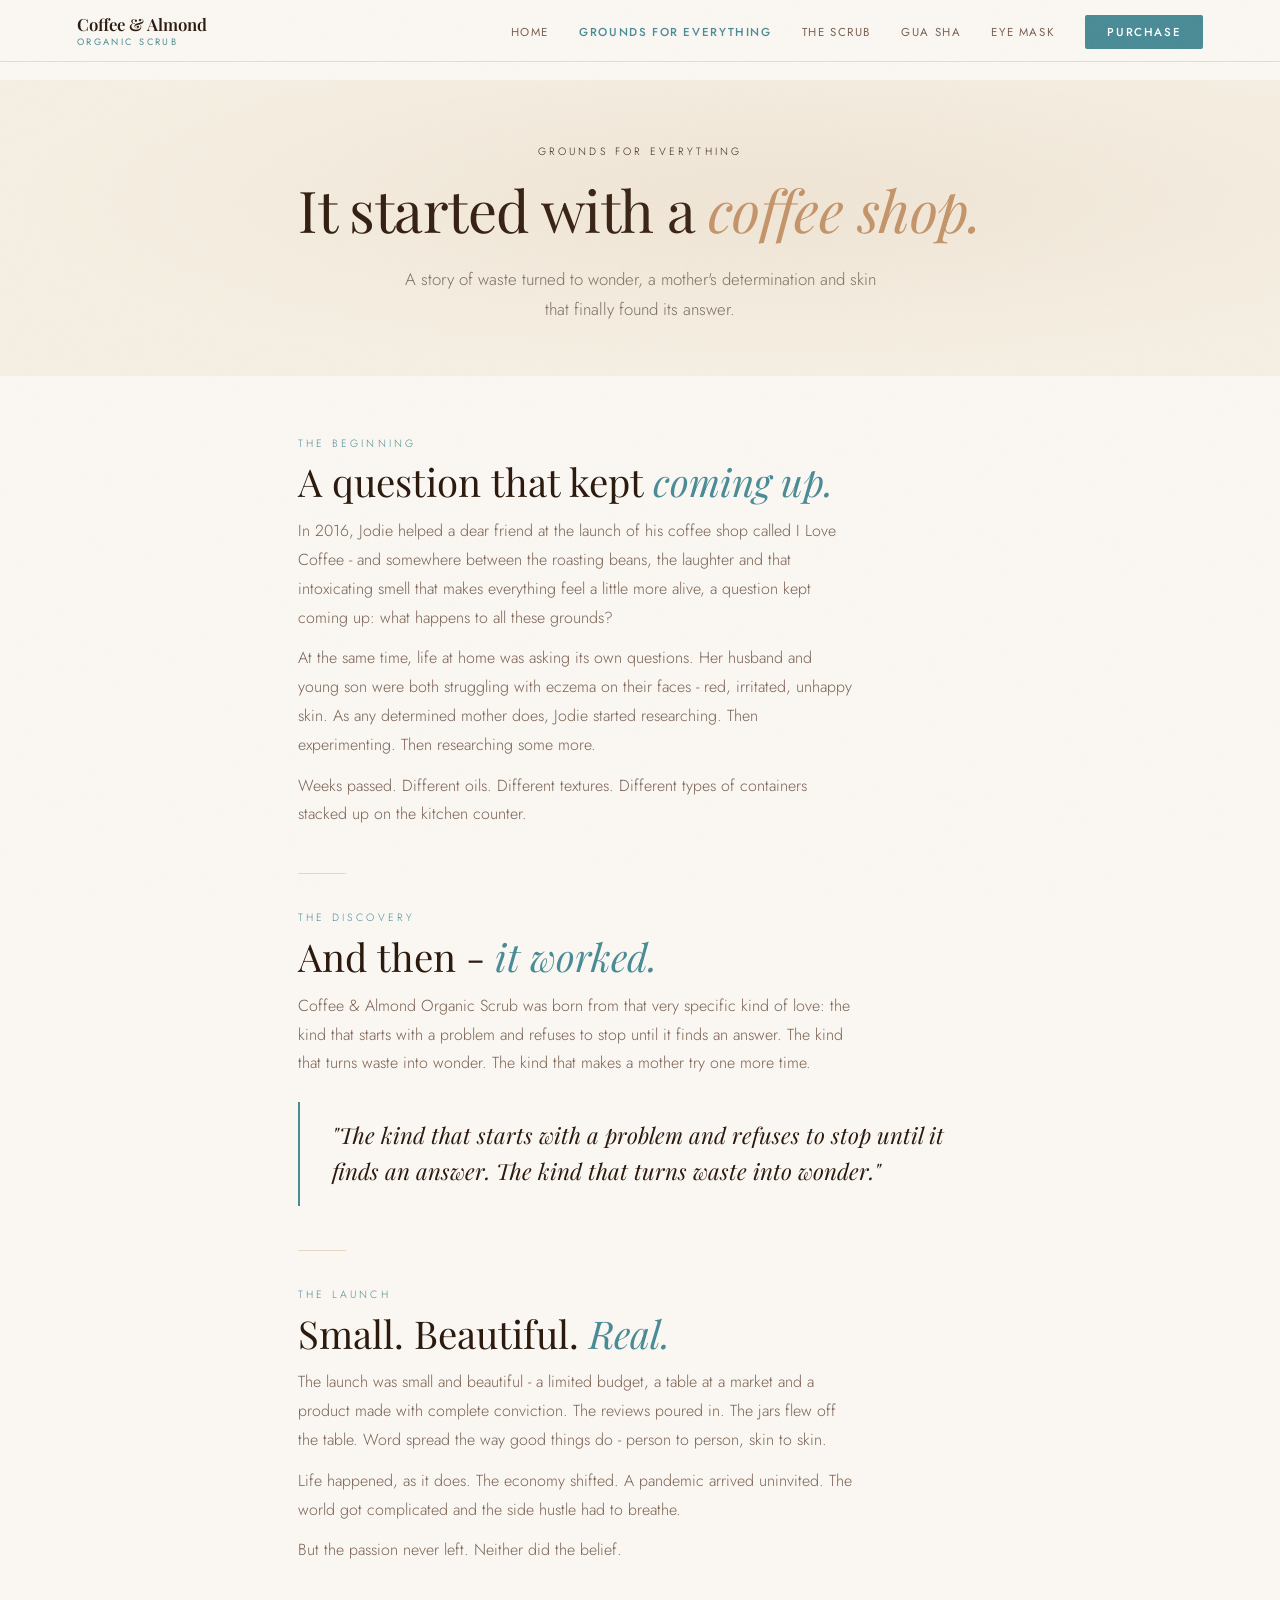
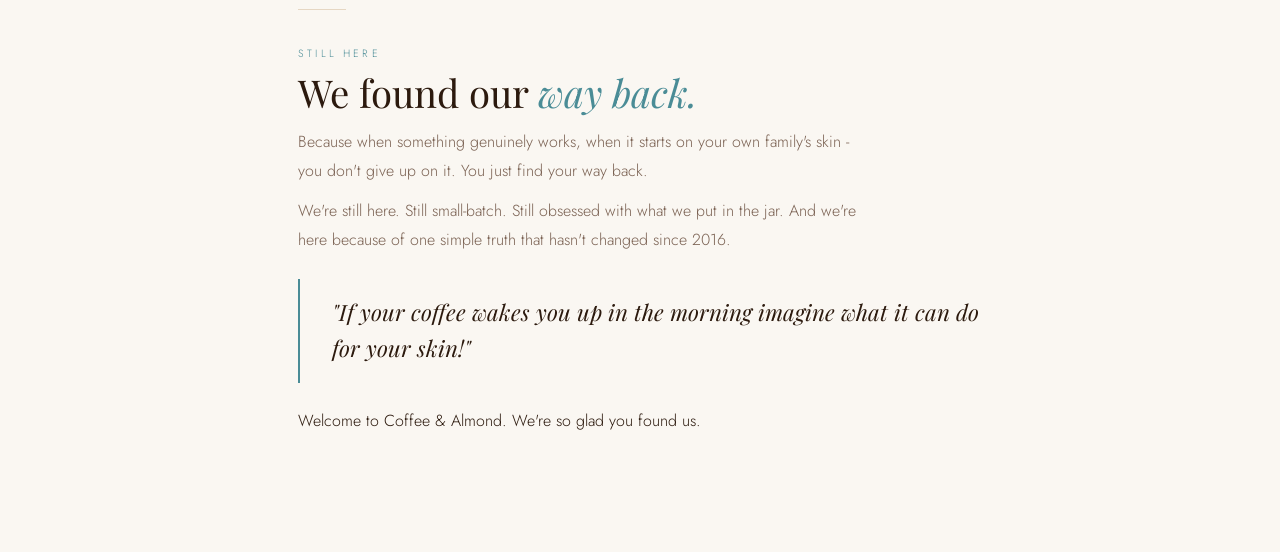
<file: our-story.html>
<!DOCTYPE html>
<html lang="en">
<head>
  <meta charset="UTF-8" />
  <meta name="viewport" content="width=device-width, initial-scale=1.0" />
  <title>Grounds for Everything - Coffee &amp; Almond</title>
  <meta name="description" content="The story behind Coffee &amp; Almond - born from a coffee shop, a mother's love and skin that needed healing." />
  <link rel="preconnect" href="https://fonts.googleapis.com" />
  <link rel="preconnect" href="https://fonts.gstatic.com" crossorigin />
  <link href="https://fonts.googleapis.com/css2?family=Playfair+Display:ital,wght@0,400;0,600;0,700;1,400;1,600&family=Jost:wght@300;400;500&display=swap" rel="stylesheet" />
  <link rel="stylesheet" href="styles.css" />
  <style>
    /* ── Page-specific styles ─────────────── */
    .story-page {
      min-height: 100vh;
      padding-top: 80px;
    }

    .story-hero {
      background: var(--cream);
      padding: clamp(40px, 6vw, 64px) 0 clamp(32px, 4vw, 52px);
      text-align: center;
      position: relative;
      overflow: hidden;
    }
    .story-hero::after {
      content: '';
      position: absolute;
      inset: 0;
      background: radial-gradient(ellipse at 60% 40%, rgba(196, 149, 106, 0.12) 0%, transparent 70%);
      pointer-events: none;
    }
    .story-hero .section-label {
      justify-content: center;
      color: var(--espresso);
      margin-bottom: 1.25rem;
    }
    .story-hero h1 {
      color: var(--espresso);
      max-width: 700px;
      margin: 0 auto 1.5rem;
    }
    .story-hero h1 em { color: var(--latte); }
    .story-hero p {
      font-size: 1.05rem;
      color: rgba(58, 42, 28, 0.65);
      max-width: 480px;
      margin: 0 auto;
      line-height: 1.8;
    }

    /* ── Body sections ──────────────────── */
    .story-body {
      max-width: 780px;
      margin: 0 auto;
      padding: clamp(36px, 6vw, 60px) clamp(20px, 6vw, 48px) clamp(48px, 8vw, 72px);
    }

    .story-block {
      margin-bottom: clamp(28px, 4vw, 44px);
      opacity: 0;
      transform: translateY(24px);
      transition: opacity 0.7s ease, transform 0.7s ease;
    }
    .story-block.visible {
      opacity: 1;
      transform: none;
    }

    .story-block .section-label { margin-bottom: 0.6rem; }

    .story-block h2 {
      font-size: clamp(1.6rem, 3vw, 2.4rem);
      margin-bottom: 0.85rem;
      color: var(--espresso);
    }

    .story-block p {
      font-size: 1rem;
      line-height: 1.8;
      color: var(--text-muted);
      max-width: 62ch;
      margin-bottom: 0.75rem;
    }
    .story-block p:last-child { margin-bottom: 0; }

    .story-divider {
      width: 48px;
      height: 1px;
      background: var(--almond);
      margin: clamp(24px, 3vw, 36px) 0;
      opacity: 0.5;
    }

    /* ── Pull quote ──────────────────────── */
    .story-quote {
      border-left: 2px solid var(--teal);
      padding: 1rem 0 1rem 2rem;
      margin: 1.5rem 0;
    }
    .story-quote p {
      font-family: var(--serif);
      font-style: italic;
      font-size: clamp(1.1rem, 2.5vw, 1.4rem) !important;
      color: var(--espresso) !important;
      line-height: 1.6 !important;
      margin: 0 !important;
    }

    /* ── CTA band ────────────────────────── */
    .story-cta {
      background: var(--teal-light);
      padding: clamp(48px, 8vw, 80px) clamp(20px, 6vw, 48px);
      text-align: center;
    }
    .story-cta .section-label { justify-content: center; }
    .story-cta h2 {
      font-size: clamp(1.5rem, 3vw, 2.2rem);
      margin-bottom: 0.75rem;
    }
    .story-cta p {
      font-size: 0.97rem;
      color: var(--text-muted);
      margin-bottom: 2rem;
      max-width: 44ch;
      margin-left: auto;
      margin-right: auto;
      line-height: 1.75;
    }
    .story-cta .btn-primary {
      display: inline-flex;
      align-items: center;
      gap: 8px;
      background: var(--teal);
      color: white;
      padding: 0.875rem 2rem;
      font-family: var(--sans);
      font-size: 0.82rem;
      font-weight: 500;
      letter-spacing: 0.08em;
      text-transform: uppercase;
      text-decoration: none;
      border-radius: 2px;
      transition: background 0.2s;
    }
    .story-cta .btn-primary:hover { background: var(--teal-dark); }

    /* ── Placeholder badge ───────────────── */
    .placeholder-notice {
      display: inline-flex;
      align-items: center;
      gap: 8px;
      background: rgba(74, 140, 150, 0.1);
      border: 1px dashed var(--teal-mid);
      color: var(--teal-dark);
      font-size: 0.72rem;
      letter-spacing: 0.1em;
      text-transform: uppercase;
      padding: 0.4rem 0.875rem;
      border-radius: 2px;
      margin-bottom: 2rem;
    }
  </style>
</head>
<body class="story-page">

  <!-- ══ NAVBAR ══ -->
  <nav class="navbar scrolled" id="navbar">
    <a href="index.html" class="nav-logo">
      Coffee &amp; Almond
      <span>Organic Scrub</span>
    </a>
    <button class="nav-hamburger" id="nav-hamburger" aria-label="Open menu">
      <span></span><span></span><span></span>
    </button>
    <ul class="nav-links" id="nav-links">
      <li><a href="index.html">Home</a></li>
      <li><a href="our-story.html" class="active">Grounds for Everything</a></li>
      <li><a href="scrub.html">The Scrub</a></li>
      <li><a href="guasha.html">Gua Sha</a></li>
      <li><a href="eyemask.html">Eye Mask</a></li>
      <li><a href="checkout.php" class="nav-cta">Purchase</a></li>
    </ul>
  </nav>

  <!-- ══ HERO ══ -->
  <section class="story-hero">
    <div class="container">
      <span class="section-label">Grounds for Everything</span>
      <h1>It started with a <em>coffee shop.</em></h1>
      <p>A story of waste turned to wonder, a mother's determination and skin that finally found its answer.</p>
    </div>
  </section>

  <!-- ══ STORY BODY ══ -->
  <main class="story-body">

    <div class="story-block">
      <span class="section-label">The beginning</span>
      <h2>A question that kept <em>coming up.</em></h2>
      <p>In 2016, Jodie helped a dear friend at the launch of his coffee shop called I Love Coffee - and somewhere between the roasting beans, the laughter and that intoxicating smell that makes everything feel a little more alive, a question kept coming up: what happens to all these grounds?</p>
      <p>At the same time, life at home was asking its own questions. Her husband and young son were both struggling with eczema on their faces - red, irritated, unhappy skin. As any determined mother does, Jodie started researching. Then experimenting. Then researching some more.</p>
      <p>Weeks passed. Different oils. Different textures. Different types of containers stacked up on the kitchen counter.</p>
    </div>

    <div class="story-divider"></div>

    <div class="story-block">
      <span class="section-label">The discovery</span>
      <h2>And then - <em>it worked.</em></h2>
      <p>Coffee &amp; Almond Organic Scrub was born from that very specific kind of love: the kind that starts with a problem and refuses to stop until it finds an answer. The kind that turns waste into wonder. The kind that makes a mother try one more time.</p>

      <div class="story-quote">
        <p>"The kind that starts with a problem and refuses to stop until it finds an answer. The kind that turns waste into wonder."</p>
      </div>
    </div>

    <div class="story-divider"></div>

    <div class="story-block">
      <span class="section-label">The launch</span>
      <h2>Small. Beautiful. <em>Real.</em></h2>
      <p>The launch was small and beautiful - a limited budget, a table at a market and a product made with complete conviction. The reviews poured in. The jars flew off the table. Word spread the way good things do - person to person, skin to skin.</p>
      <p>Life happened, as it does. The economy shifted. A pandemic arrived uninvited. The world got complicated and the side hustle had to breathe.</p>
      <p>But the passion never left. Neither did the belief.</p>
    </div>

    <div class="story-divider"></div>

    <div class="story-block">
      <span class="section-label">Still here</span>
      <h2>We found our <em>way back.</em></h2>
      <p>Because when something genuinely works, when it starts on your own family's skin - you don't give up on it. You just find your way back.</p>
      <p>We're still here. Still small-batch. Still obsessed with what we put in the jar. And we're here because of one simple truth that hasn't changed since 2016.</p>

      <div class="story-quote">
        <p>"If your coffee wakes you up in the morning imagine what it can do for your skin!"</p>
      </div>

      <p style="color:var(--espresso);">Welcome to Coffee &amp; Almond. We're so glad you found us.</p>
    </div>

  </main>

  <script>
    // Scroll reveal for story blocks
    const obs = new IntersectionObserver(entries => {
      entries.forEach(e => {
        if (e.isIntersecting) {
          e.target.classList.add('visible');
          obs.unobserve(e.target);
        }
      });
    }, { threshold: 0.1 });
    document.querySelectorAll('.story-block').forEach(el => obs.observe(el));

    // Keep navbar solid on this page
    document.getElementById('navbar').classList.add('scrolled');

    // Hamburger menu
    const hamburger = document.getElementById('nav-hamburger');
    const navLinks  = document.getElementById('nav-links');
    if (hamburger && navLinks) {
      hamburger.addEventListener('click', () => {
        const open = navLinks.classList.toggle('open');
        hamburger.classList.toggle('open', open);
        document.body.style.overflow = open ? 'hidden' : '';
      });
      navLinks.querySelectorAll('a').forEach(a => {
        a.addEventListener('click', () => {
          navLinks.classList.remove('open');
          hamburger.classList.remove('open');
          document.body.style.overflow = '';
        });
      });
    }
  </script>

</body>
</html>
</file>
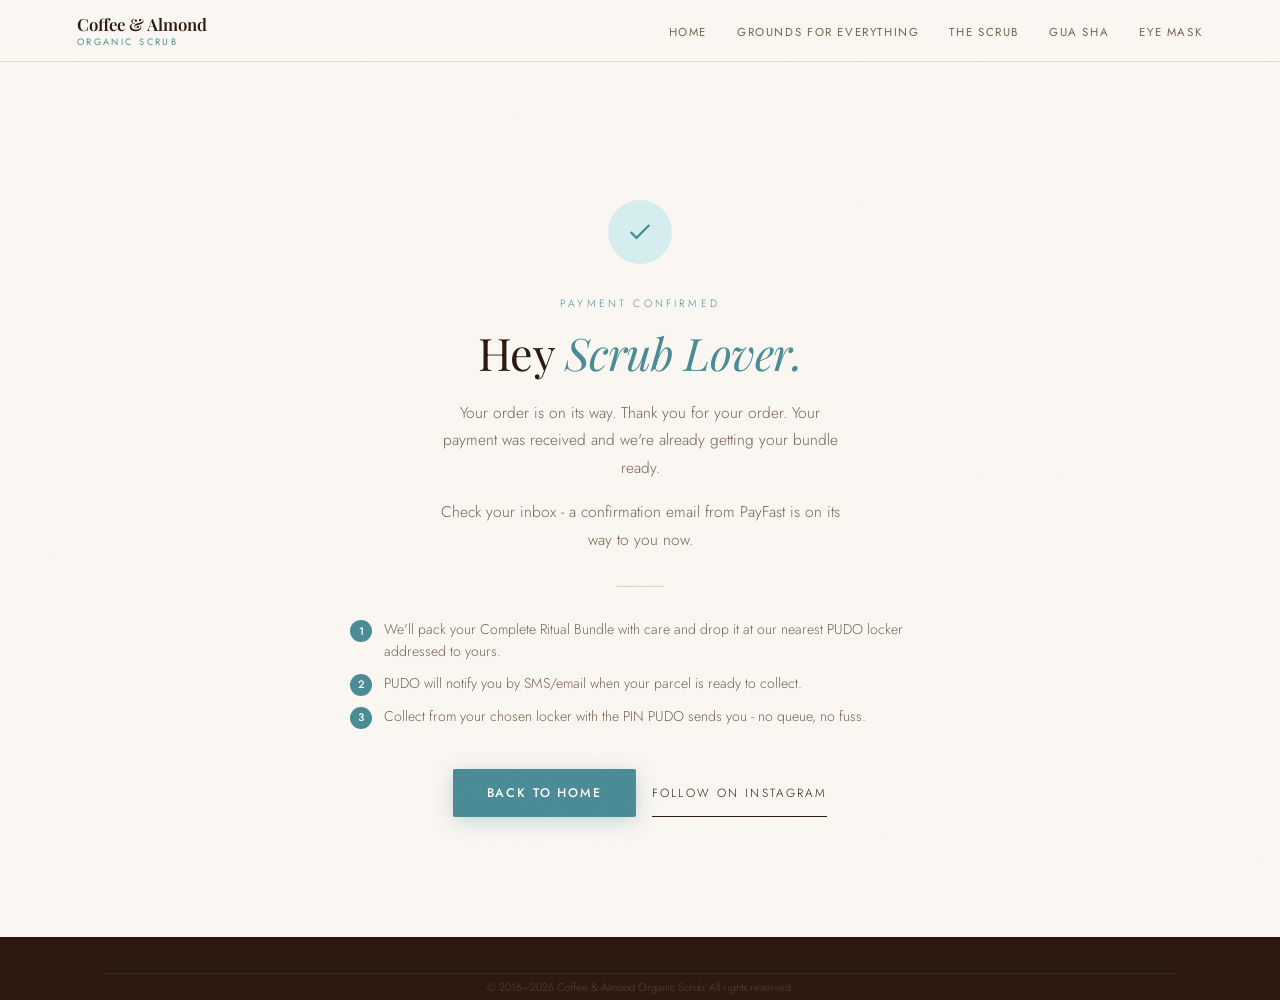
<file: return.html>
<!DOCTYPE html>
<html lang="en">
<head>
  <meta charset="UTF-8" />
  <meta name="viewport" content="width=device-width, initial-scale=1.0" />
  <title>Order Confirmed - Coffee &amp; Almond</title>
  <link rel="preconnect" href="https://fonts.googleapis.com" />
  <link rel="preconnect" href="https://fonts.gstatic.com" crossorigin />
  <link href="https://fonts.googleapis.com/css2?family=Playfair+Display:ital,wght@0,400;0,600;0,700;1,400;1,600&family=Jost:wght@300;400;500&display=swap" rel="stylesheet" />
  <link rel="stylesheet" href="styles.css" />
  <style>
    .return-page { min-height: 100vh; padding-top: 80px; display: flex; flex-direction: column; }
    .return-main {
      flex: 1;
      display: flex;
      align-items: center;
      justify-content: center;
      padding: clamp(60px, 10vw, 120px) clamp(20px, 6vw, 48px);
    }
    .return-card {
      max-width: 580px;
      width: 100%;
      text-align: center;
    }
    .return-icon {
      width: 64px;
      height: 64px;
      background: var(--teal-light);
      border-radius: 50%;
      display: flex;
      align-items: center;
      justify-content: center;
      margin: 0 auto 2rem;
    }
    .return-icon svg { width: 28px; height: 28px; color: var(--teal); }
    .return-card .section-label { justify-content: center; margin-bottom: 1rem; }
    .return-card h1 {
      font-size: clamp(1.8rem, 3.5vw, 2.8rem);
      margin-bottom: 1.25rem;
      line-height: 1.15;
    }
    .return-card p {
      font-size: 0.97rem;
      line-height: 1.8;
      color: var(--text-muted);
      margin-bottom: 1rem;
      max-width: 46ch;
      margin-left: auto;
      margin-right: auto;
    }
    .return-divider {
      width: 48px;
      height: 1px;
      background: var(--almond);
      margin: 2rem auto;
      opacity: 0.6;
    }
    .return-steps {
      list-style: none;
      display: flex;
      flex-direction: column;
      gap: 10px;
      margin: 1.5rem 0 2.5rem;
      text-align: left;
    }
    .return-steps li {
      display: flex;
      align-items: flex-start;
      gap: 12px;
      font-size: 0.88rem;
      color: var(--text-muted);
      line-height: 1.55;
    }
    .return-step-num {
      width: 22px;
      height: 22px;
      background: var(--teal);
      color: white;
      border-radius: 50%;
      font-size: 0.68rem;
      font-weight: 500;
      display: flex;
      align-items: center;
      justify-content: center;
      flex-shrink: 0;
      margin-top: 1px;
    }
    .return-actions { display: flex; gap: 16px; justify-content: center; flex-wrap: wrap; }
  </style>
</head>
<body class="return-page">

  <nav class="navbar scrolled" id="navbar">
    <a href="index.html" class="nav-logo">
      Coffee &amp; Almond
      <span>Organic Scrub</span>
    </a>
    <ul class="nav-links" id="nav-links">
      <li><a href="index.html">Home</a></li>
      <li><a href="our-story.html">Grounds for Everything</a></li>
      <li><a href="scrub.html">The Scrub</a></li>
      <li><a href="guasha.html">Gua Sha</a></li>
      <li><a href="eyemask.html">Eye Mask</a></li>
    </ul>
  </nav>

  <main class="return-main">
    <div class="return-card">

      <div class="return-icon">
        <svg viewBox="0 0 24 24" fill="none" stroke="currentColor" stroke-width="2">
          <polyline points="20 6 9 17 4 12"/>
        </svg>
      </div>

      <span class="section-label">Payment confirmed</span>
      <h1>Hey <em>Scrub Lover.</em></h1>
      <p>Your order is on its way. Thank you for your order. Your payment was received and we're already getting your bundle ready.</p>
      <p>Check your inbox - a confirmation email from PayFast is on its way to you now.</p>

      <div class="return-divider"></div>

      <ul class="return-steps">
        <li>
          <span class="return-step-num">1</span>
          <span>We'll pack your Complete Ritual Bundle with care and drop it at our nearest PUDO locker addressed to yours.</span>
        </li>
        <li>
          <span class="return-step-num">2</span>
          <span>PUDO will notify you by SMS/email when your parcel is ready to collect.</span>
        </li>
        <li>
          <span class="return-step-num">3</span>
          <span>Collect from your chosen locker with the PIN PUDO sends you - no queue, no fuss.</span>
        </li>
      </ul>

      <div class="return-actions">
        <a href="index.html" class="btn-teal">Back to Home</a>
        <a href="https://www.instagram.com/coffeealmondorganicscrub/" target="_blank" rel="noopener" class="btn-ghost">Follow on Instagram</a>
      </div>

    </div>
  </main>

  <footer>
    <div class="footer-bottom">
      <p>© 2016–2026 Coffee &amp; Almond Organic Scrub. All rights reserved.</p>
    </div>
  </footer>

</body>
</html>
</file>
<file: styles.css>
/* ═══════════════════════════════════════════
   Coffee & Almond — styles.css
═══════════════════════════════════════════ */

:root {
  --cream:        #F5EFE3;
  --warm-white:   #FAF7F2;
  --espresso:     #2C1A0E;
  --coffee:       #6B3F20;
  --latte:        #C4956A;
  --almond:       #D4B896;
  --almond-light: #EAD9C4;
  --teal:         #4A8C96;
  --teal-dark:    #2E6B75;
  --teal-light:   #D6EDF0;
  --teal-mid:     #7BBAC4;
  --text:         #3A2510;
  --text-muted:   #7A6152;
  --serif: 'Playfair Display', Georgia, serif;
  --sans:  'Jost', system-ui, sans-serif;
}

*, *::before, *::after { margin: 0; padding: 0; box-sizing: border-box; }
html { scroll-behavior: smooth; }
body {
  background: var(--warm-white);
  color: var(--text);
  font-family: var(--sans);
  font-weight: 300;
  overflow-x: hidden;
  -webkit-font-smoothing: antialiased;
}

/* ── Noise texture overlay ─────────────── */
body::before {
  content: '';
  position: fixed;
  inset: 0;
  background-image: url("data:image/svg+xml,%3Csvg viewBox='0 0 256 256' xmlns='http://www.w3.org/2000/svg'%3E%3Cfilter id='noise'%3E%3CfeTurbulence type='fractalNoise' baseFrequency='0.9' numOctaves='4' stitchTiles='stitch'/%3E%3C/filter%3E%3Crect width='100%25' height='100%25' filter='url(%23noise)' opacity='0.035'/%3E%3C/svg%3E");
  pointer-events: none;
  z-index: 9999;
  opacity: 0.4;
}

/* ── Typography ────────────────────────── */
h1 {
  font-family: var(--serif);
  font-size: clamp(2.8rem, 4.5vw, 5.2rem);
  font-weight: 400;
  line-height: 1.06;
  color: var(--espresso);
  letter-spacing: -0.01em;
}
h1 em { font-style: italic; color: var(--teal); }

h2 {
  font-family: var(--serif);
  font-size: clamp(2rem, 3.2vw, 3.4rem);
  font-weight: 400;
  line-height: 1.13;
  color: var(--espresso);
}
h2 em { font-style: italic; color: var(--teal); }

.section-label {
  font-size: 0.66rem;
  letter-spacing: 0.3em;
  text-transform: uppercase;
  color: var(--teal);
  display: flex;
  align-items: center;
  gap: 12px;
  margin-bottom: 18px;
}
.section-label::before {
  display: none;
}
.section-label--light { color: var(--teal-light); }
.section-label--light::before { background: var(--teal-light); }
.section-label--center { justify-content: center; }
.section-label--center::before { display: none; }

/* ── Buttons ───────────────────────────── */
.btn-teal {
  display: inline-flex;
  align-items: center;
  gap: 10px;
  background: var(--teal);
  color: white;
  text-decoration: none;
  padding: 15px 34px;
  font-family: var(--sans);
  font-size: 0.78rem;
  font-weight: 500;
  letter-spacing: 0.15em;
  text-transform: uppercase;
  border-radius: 2px;
  border: none;
  cursor: pointer;
  transition: background 0.25s, transform 0.2s, box-shadow 0.2s;
  box-shadow: 0 4px 20px rgba(74,140,150,0.3);
}
.btn-teal:hover {
  background: var(--teal-dark);
  transform: translateY(-2px);
  box-shadow: 0 8px 28px rgba(74,140,150,0.4);
}
.btn-teal svg { width: 14px; height: 14px; flex-shrink: 0; }

.btn-ghost {
  display: inline-block;
  color: var(--espresso);
  text-decoration: none;
  padding: 15px 0;
  font-size: 0.74rem;
  letter-spacing: 0.18em;
  text-transform: uppercase;
  border-bottom: 1px solid var(--espresso);
  transition: color 0.2s, border-color 0.2s;
}
.btn-ghost:hover { color: var(--teal); border-color: var(--teal); }

.btn-outline-light {
  display: inline-block;
  border: 1px solid rgba(123,186,196,0.5);
  color: var(--teal-light);
  text-decoration: none;
  padding: 13px 38px;
  font-size: 0.72rem;
  letter-spacing: 0.18em;
  text-transform: uppercase;
  transition: background 0.25s, color 0.25s;
}
.btn-outline-light:hover { background: var(--teal-mid); color: var(--espresso); }

/* ── Scroll reveal ─────────────────────── */
.fade-up {
  opacity: 0;
  transform: translateY(28px);
  transition: opacity 0.75s ease, transform 0.75s ease;
}
.fade-up.visible { opacity: 1; transform: translateY(0); }

/* ════════════════════════════════════════
   NAVBAR
════════════════════════════════════════ */
.navbar {
  position: fixed;
  top: 0; left: 0; right: 0;
  z-index: 100;
  display: flex;
  align-items: center;
  justify-content: space-between;
  padding: 20px 6vw;
  transition: background 0.3s, padding 0.3s, box-shadow 0.3s;
}
.navbar.scrolled {
  background: rgba(250,247,242,0.97);
  backdrop-filter: blur(16px);
  padding: 14px 6vw;
  box-shadow: 0 1px 0 var(--almond-light);
}
.nav-logo {
  font-family: var(--serif);
  font-size: 1.05rem;
  font-weight: 600;
  color: var(--espresso);
  text-decoration: none;
  line-height: 1.2;
}
.nav-logo span {
  display: block;
  font-family: var(--sans);
  font-size: 0.58rem;
  font-weight: 400;
  letter-spacing: 0.26em;
  text-transform: uppercase;
  color: var(--teal);
  margin-top: 2px;
}
.nav-links {
  display: flex;
  gap: 30px;
  list-style: none;
  align-items: center;
}
.nav-links a {
  text-decoration: none;
  font-size: 0.72rem;
  font-weight: 400;
  letter-spacing: 0.14em;
  text-transform: uppercase;
  color: var(--text-muted);
  transition: color 0.2s;
}
.nav-links a:hover { color: var(--teal); }
.nav-cta {
  background: var(--teal) !important;
  color: white !important;
  padding: 9px 22px !important;
  border-radius: 2px;
  font-weight: 500 !important;
}
.nav-cta:hover { background: var(--teal-dark) !important; }
.nav-links a.active { color: var(--teal); font-weight: 500; }

/* Hamburger button */
.nav-hamburger {
  display: none;
  flex-direction: column;
  justify-content: center;
  gap: 5px;
  background: none;
  border: none;
  cursor: pointer;
  padding: 6px;
  z-index: 101;
}
.nav-hamburger span {
  display: block;
  width: 22px;
  height: 1.5px;
  background: var(--espresso);
  transition: transform 0.25s ease, opacity 0.2s ease;
  transform-origin: center;
}
.nav-hamburger.open span:nth-child(1) { transform: translateY(6.5px) rotate(45deg); }
.nav-hamburger.open span:nth-child(2) { opacity: 0; }
.nav-hamburger.open span:nth-child(3) { transform: translateY(-6.5px) rotate(-45deg); }

/* ════════════════════════════════════════
   HERO
════════════════════════════════════════ */
.hero {
  min-height: 100vh;
  display: grid;
  grid-template-columns: 1fr 1fr;
  padding-top: 80px;
  overflow: hidden;
}
.hero-left {
  display: flex;
  flex-direction: column;
  justify-content: center;
  padding: 40px 5vw 60px 8vw;
}
.hero-eyebrow {
  font-size: 0.66rem;
  letter-spacing: 0.3em;
  text-transform: uppercase;
  color: var(--teal);
  margin-bottom: 24px;
  display: flex;
  align-items: center;
  gap: 12px;
}
.hero-eyebrow::before {
  display: none;
}
.hero-sub {
  font-size: 0.97rem;
  line-height: 1.85;
  color: var(--text-muted);
  max-width: 420px;
  margin-bottom: 44px;
  margin-top: 24px;
}
.hero-btns {
  display: flex;
  gap: 16px;
  align-items: center;
  flex-wrap: wrap;
  margin-bottom: 56px;
}
.hero-stats {
  display: flex;
  gap: 36px;
  padding-top: 36px;
  border-top: 1px solid var(--almond-light);
}
.stat-num {
  font-family: var(--serif);
  font-size: 1.9rem;
  font-weight: 600;
  color: var(--espresso);
  display: block;
  line-height: 1;
}
.stat-label {
  font-size: 0.64rem;
  letter-spacing: 0.15em;
  text-transform: uppercase;
  color: var(--teal);
  margin-top: 5px;
  display: block;
}

/* Hero image panel */
.hero-right {
  overflow: hidden;
  position: relative;
}
.hero-img-full {
  width: 100%;
  height: 100%;
  overflow: hidden;
}
.hero-img-full img {
  width: 100%; height: 100%;
  object-fit: cover;
  object-position: center top;
  display: block;
}

/* ════════════════════════════════════════
   MARQUEE
════════════════════════════════════════ */
.marquee-strip {
  background: var(--teal-dark);
  padding: 12px 0;
  overflow: hidden;
}
.marquee-inner {
  display: flex;
  white-space: nowrap;
  -webkit-animation: marquee 6s linear infinite;
  animation: marquee 6s linear infinite;
  -webkit-animation-play-state: running !important;
  animation-play-state: running !important;
  will-change: transform;
}
.marquee-item {
  display: inline-flex;
  align-items: center;
  gap: 16px;
  padding: 0 24px;
  font-size: 0.66rem;
  letter-spacing: 0.22em;
  text-transform: uppercase;
  color: var(--teal-light);
  flex-shrink: 0;
}
.marquee-dot {
  width: 3px; height: 3px;
  border-radius: 50%;
  background: var(--teal-mid);
}
@-webkit-keyframes marquee {
  from { -webkit-transform: translateX(0); transform: translateX(0); }
  to   { -webkit-transform: translateX(-50%); transform: translateX(-50%); }
}
@keyframes marquee {
  from { transform: translateX(0); }
  to   { transform: translateX(-50%); }
}

/* ════════════════════════════════════════
   ABOUT / SCRUB INTRO
════════════════════════════════════════ */
.about {
  background: var(--cream);
  padding: 72px 8vw;
  max-width: 820px;
  margin: 0 auto;
}
.about-text h2 { margin-bottom: 22px; }
.about-text p {
  font-size: 0.96rem;
  line-height: 1.88;
  color: var(--text-muted);
  margin-bottom: 14px;
}
.about-text p strong { color: var(--espresso); font-weight: 500; }
.pills {
  display: flex;
  flex-wrap: wrap;
  gap: 8px;
  margin-top: 32px;
}
.pill {
  padding: 6px 16px;
  border: 1px solid var(--teal-mid);
  border-radius: 100px;
  font-size: 0.68rem;
  letter-spacing: 0.1em;
  text-transform: uppercase;
  color: var(--teal);
}
.about-mosaic {
  display: grid;
  grid-template-columns: 1fr 1fr;
  gap: 3px;
}
.mosaic-img {
  overflow: hidden;
  background: var(--almond-light);
  position: relative;
}
.mosaic-img img {
  width: 100%; height: 100%;
  object-fit: cover;
  display: block;
  transition: transform 0.55s;
}
.mosaic-img:hover img { transform: scale(1.06); }
.mosaic-img.tall { grid-row: span 2; min-height: 420px; }
.mosaic-quote {
  position: absolute;
  bottom: 14px; right: 14px;
  background: var(--cream);
  padding: 12px 16px;
  font-family: var(--serif);
  font-size: 0.78rem;
  font-style: italic;
  color: var(--espresso);
  max-width: 160px;
  line-height: 1.5;
}
.mosaic-stat {
  min-height: 200px;
  background: var(--teal);
  display: flex;
  align-items: center;
  justify-content: center;
  padding: 20px;
}
.mosaic-stat-inner { text-align: center; color: white; }
.mosaic-stat-num {
  font-family: var(--serif);
  font-size: 2.2rem;
  font-weight: 600;
  line-height: 1;
}
.mosaic-stat-label {
  font-size: 0.62rem;
  letter-spacing: 0.2em;
  text-transform: uppercase;
  margin-top: 6px;
  color: var(--teal-light);
}

/* ════════════════════════════════════════
   DARK PRODUCT FEATURE BAND
════════════════════════════════════════ */
.product-feature {
  background: var(--espresso);
  display: grid;
  grid-template-columns: 1fr 1fr;
  min-height: 520px;
}
.pf-image {
  position: relative;
  overflow: hidden;
  min-height: 400px;
}
.pf-image img {
  width: 100%; height: 100%;
  object-fit: cover;
  display: block;
  opacity: 0.82;
  transition: transform 0.7s;
}
.pf-image:hover img { transform: scale(1.04); }
.pf-image::after {
  content: '';
  position: absolute;
  inset: 0;
  background: linear-gradient(to right, transparent 50%, var(--espresso));
}
.pf-content {
  display: flex;
  flex-direction: column;
  justify-content: center;
  padding: 80px 8vw 80px 60px;
}
.pf-content .section-label { color: var(--teal-mid); }
.pf-content .section-label::before { background: var(--teal-mid); }
.pf-content h2 { color: var(--cream); margin-bottom: 20px; }
.pf-content h2 em { color: var(--teal-mid); }
.pf-content p {
  color: rgba(234,217,196,0.72);
  font-size: 0.94rem;
  line-height: 1.88;
  margin-bottom: 36px;
  max-width: 380px;
}

/* ════════════════════════════════════════
   THREE PRODUCTS
════════════════════════════════════════ */
.three-products {
  background: var(--warm-white);
  padding: 40px 8vw 130px;
}
.three-products-header {
  text-align: center;
  margin-bottom: 80px;
}
.three-products-header h2 {
  max-width: 700px;
  margin: 0 auto 22px;
}
.three-products-header p {
  font-size: 0.97rem;
  color: var(--text-muted);
  max-width: 540px;
  margin: 0 auto;
  line-height: 1.88;
}
.product-cards {
  display: grid;
  grid-template-columns: repeat(3, 1fr);
  gap: 3px;
  margin-bottom: 3px;
}
.product-card {
  background: var(--cream);
  overflow: hidden;
}
.product-card-img {
  aspect-ratio: 4/5;
  overflow: hidden;
  position: relative;
  background: var(--almond-light);
}
.product-card-img img {
  width: 100%; height: 100%;
  object-fit: cover;
  object-position: center top;
  display: block;
  transition: transform 0.65s ease;
}
.product-card:hover .product-card-img img { transform: scale(1.03); }
.product-card-num {
  position: absolute;
  top: 18px; left: 18px;
  font-family: var(--serif);
  font-size: 0.82rem;
  font-style: italic;
  color: white;
  background: var(--teal);
  padding: 6px 12px;
  z-index: 2;
}
.product-card-body { padding: 34px 30px; }
.product-card-body h3 {
  font-family: var(--serif);
  font-size: 1.3rem;
  font-weight: 400;
  color: var(--espresso);
  margin-bottom: 12px;
}
.product-card-body h3 em { font-style: italic; color: var(--teal); }
.product-card-body p {
  font-size: 0.87rem;
  line-height: 1.8;
  color: var(--text-muted);
  margin-bottom: 18px;
}
.product-card-link { display: block; text-decoration: none; }
.product-card-cta {
  display: inline-block;
  font-size: 0.7rem;
  letter-spacing: 0.18em;
  text-transform: uppercase;
  color: var(--teal);
  text-decoration: none;
  border-bottom: 1px solid var(--teal-mid);
  padding-bottom: 2px;
  transition: color 0.2s, border-color 0.2s;
}
.product-card-cta:hover { color: var(--teal-dark); border-color: var(--teal-dark); }

/* Package box */
.package-box {
  background: var(--espresso);
  padding: 72px;
  display: grid;
  grid-template-columns: 1fr 1fr;
  gap: 64px;
  align-items: center;
}
.package-left h3 {
  font-family: var(--serif);
  font-size: clamp(1.7rem, 2.6vw, 2.5rem);
  font-weight: 400;
  color: var(--cream);
  line-height: 1.2;
  margin-bottom: 20px;
}
.package-left h3 em { font-style: italic; color: var(--teal-mid); }
.package-left p {
  font-size: 0.94rem;
  line-height: 1.88;
  color: rgba(234,217,196,0.68);
  margin-bottom: 36px;
}
.package-includes {
  list-style: none;
  display: flex;
  flex-direction: column;
  gap: 14px;
  margin-bottom: 40px;
}
.package-includes li {
  display: flex;
  align-items: center;
  gap: 14px;
  font-size: 0.9rem;
  color: var(--almond-light);
}
.package-includes li::before {
  content: '';
  width: 6px; height: 6px;
  border-radius: 50%;
  background: var(--teal-mid);
  flex-shrink: 0;
}
.package-right {
  display: flex;
  flex-direction: column;
  align-items: center;
  gap: 22px;
  background: rgba(255,255,255,0.04);
  padding: 52px 44px;
  text-align: center;
  border: 1px solid rgba(74,140,150,0.15);
}
.package-price {
  font-family: var(--serif);
  font-size: 3.4rem;
  font-weight: 600;
  color: var(--cream);
  line-height: 1;
}
.package-price span {
  display: block;
  font-size: 0.74rem;
  font-family: var(--sans);
  color: rgba(212,184,150,0.55);
  letter-spacing: 0.1em;
  text-transform: uppercase;
  margin-top: 8px;
}
.package-perks {
  list-style: none;
  display: flex;
  flex-direction: column;
  gap: 10px;
  width: 100%;
  text-align: left;
}
.package-perks li {
  display: flex;
  align-items: center;
  gap: 12px;
  font-size: 0.84rem;
  color: rgba(212,184,150,0.78);
}
.package-perks li::before {
  content: '✓';
  display: inline-flex;
  align-items: center;
  justify-content: center;
  width: 18px; height: 18px;
  background: rgba(74,140,150,0.25);
  color: var(--teal-mid);
  font-size: 0.62rem;
  flex-shrink: 0;
  border-radius: 50%;
}
.btn-teal-lg {
  display: inline-flex;
  align-items: center;
  gap: 10px;
  width: 100%;
  justify-content: center;
  background: var(--teal);
  color: white;
  text-decoration: none;
  padding: 18px 44px;
  font-size: 0.8rem;
  font-weight: 500;
  letter-spacing: 0.15em;
  text-transform: uppercase;
  border-radius: 2px;
  transition: background 0.25s, transform 0.2s, box-shadow 0.2s;
  box-shadow: 0 4px 24px rgba(74,140,150,0.35);
}
.btn-teal-lg:hover {
  background: var(--teal-dark);
  transform: translateY(-2px);
  box-shadow: 0 8px 32px rgba(74,140,150,0.5);
}
.purchase-fb {
  display: inline-block;
  color: var(--teal-mid);
  font-size: 0.74rem;
  letter-spacing: 0.12em;
  text-transform: uppercase;
  text-decoration: none;
  border-bottom: 1px solid rgba(74,140,150,0.28);
  padding-bottom: 2px;
  transition: color 0.2s;
}
.purchase-fb:hover { color: var(--teal-light); }
.purchase-note {
  font-size: 0.68rem;
  color: rgba(212,184,150,0.35);
  letter-spacing: 0.04em;
}

/* ════════════════════════════════════════
   DEEP BENEFITS
════════════════════════════════════════ */
.deep-benefits {
  background: var(--cream);
  padding: 130px 8vw;
}
.deep-benefits-header {
  display: grid;
  grid-template-columns: 1fr 1fr;
  gap: 64px;
  align-items: end;
  margin-bottom: 72px;
}
.deep-benefits-intro {
  font-size: 0.96rem;
  line-height: 1.88;
  color: var(--text-muted);
}
.benefit-tabs {
  display: flex;
  gap: 0;
  border-bottom: 1px solid var(--almond-light);
  margin-bottom: 56px;
}
.tab-btn {
  background: none;
  border: none;
  cursor: pointer;
  padding: 13px 24px;
  font-family: var(--sans);
  font-size: 0.71rem;
  letter-spacing: 0.14em;
  text-transform: uppercase;
  color: var(--text-muted);
  position: relative;
  transition: color 0.2s;
  white-space: nowrap;
  display: inline-flex;
  align-items: center;
  gap: 8px;
}
.tab-btn svg { width: 14px; height: 14px; flex-shrink: 0; }
.tab-btn.active { color: var(--espresso); }
.tab-btn.active::after {
  content: '';
  position: absolute;
  bottom: -1px; left: 0; right: 0;
  height: 2px;
  background: var(--teal);
}
.tab-panel { display: none; }
.tab-panel.active {
  display: grid;
  grid-template-columns: repeat(3, 1fr);
  gap: 2px;
}
.benefit-card {
  background: var(--warm-white);
  padding: 36px 28px;
  transition: background 0.25s;
}
.benefit-card:hover { background: var(--teal-light); }
.benefit-icon {
  display: block;
  margin-bottom: 18px;
  width: 26px;
  height: 26px;
  color: var(--teal);
}
.benefit-icon svg { width: 26px; height: 26px; }
.benefit-card h3 {
  font-family: var(--serif);
  font-size: 1.08rem;
  font-weight: 400;
  color: var(--espresso);
  margin-bottom: 12px;
}
.benefit-card p {
  font-size: 0.86rem;
  line-height: 1.78;
  color: var(--text-muted);
}

/* Temp cards */
.temp-grid, .eye-temp-grid {
  display: grid;
  grid-template-columns: 1fr 1fr;
  gap: 3px;
  margin-top: 3px;
}
.temp-card { padding: 38px 30px; }
.temp-card.cold { background: var(--teal-dark); }
.temp-card.warm { background: var(--coffee); }
.temp-card .tc-icon { margin-bottom: 16px; width: 32px; height: 32px; color: white; }
.temp-card .tc-icon svg { width: 32px; height: 32px; }
.temp-card h4 {
  font-family: var(--serif);
  font-size: 1.12rem;
  font-weight: 400;
  color: white;
  margin-bottom: 12px;
}
.temp-card p {
  font-size: 0.87rem;
  line-height: 1.78;
  color: rgba(255,255,255,0.62);
  margin-bottom: 18px;
}
.temp-card ul { list-style: none; display: flex; flex-direction: column; gap: 8px; }
.temp-card ul li {
  font-size: 0.84rem;
  color: rgba(255,255,255,0.7);
  padding-left: 18px;
  position: relative;
  line-height: 1.55;
}
.temp-card ul li::before {
  content: '–';
  position: absolute;
  left: 0;
  color: var(--teal-mid);
}
.temp-card.warm ul li::before { color: var(--latte); }

/* ════════════════════════════════════════
   GALLERY
════════════════════════════════════════ */
.gallery {
  display: grid;
  grid-template-columns: repeat(4, 1fr);
  grid-template-rows: 300px 260px;
  gap: 3px;
  background: var(--espresso);
}
.gal-img {
  overflow: hidden;
  position: relative;
  background: var(--almond-light);
}
.gal-img img {
  width: 100%; height: 100%;
  object-fit: cover;
  display: block;
  transition: transform 0.65s ease;
}
.gal-img:hover img { transform: scale(1.08); }
.gal-img.wide { grid-column: span 2; }
.gal-img.tall { grid-row: span 2; }
.gal-label {
  position: absolute;
  bottom: 0; left: 0; right: 0;
  background: linear-gradient(transparent, rgba(44,26,14,0.75));
  padding: 24px 16px 14px;
  font-size: 0.64rem;
  letter-spacing: 0.2em;
  text-transform: uppercase;
  color: var(--almond-light);
  opacity: 0;
  transition: opacity 0.3s;
}
.gal-img:hover .gal-label { opacity: 1; }
.gal-quote {
  background: var(--teal-dark);
  display: flex;
  align-items: center;
  justify-content: center;
  padding: 28px;
}
.gal-quote-inner { text-align: center; color: white; max-width: 440px; }
.gal-quote-text {
  font-family: var(--serif);
  font-size: clamp(1.1rem, 2.2vw, 1.8rem);
  font-style: italic;
  line-height: 1.4;
  margin-bottom: 14px;
}
.gal-quote-attr {
  font-size: 0.64rem;
  letter-spacing: 0.22em;
  text-transform: uppercase;
  color: var(--teal-light);
}

/* ════════════════════════════════════════
   RITUAL FLOW
════════════════════════════════════════ */
.ritual-flow {
  background: var(--warm-white);
  padding: 130px 8vw;
}
.ritual-flow-header {
  text-align: center;
  margin-bottom: 76px;
}
.ritual-steps {
  display: grid;
  grid-template-columns: repeat(4, 1fr);
  gap: 0;
  position: relative;
}
.ritual-steps::before {
  content: '';
  position: absolute;
  top: 36px;
  left: calc(12.5% + 16px);
  right: calc(12.5% + 16px);
  height: 1px;
  background: var(--almond-light);
  z-index: 0;
}
.ritual-step {
  display: flex;
  flex-direction: column;
  align-items: center;
  text-align: center;
  padding: 0 26px;
  position: relative;
  z-index: 1;
}
.step-num-small {
  font-size: 0.63rem;
  letter-spacing: 0.2em;
  text-transform: uppercase;
  color: var(--teal);
  margin-bottom: 12px;
}
.step-circle {
  width: 72px; height: 72px;
  border-radius: 50%;
  background: var(--cream);
  border: 2px solid var(--teal);
  display: flex;
  align-items: center;
  justify-content: center;
  margin-bottom: 22px;
  color: var(--teal);
}
.step-circle svg { width: 28px; height: 28px; }
.ritual-step h4 {
  font-family: var(--serif);
  font-size: 1.02rem;
  font-weight: 400;
  color: var(--espresso);
  margin-bottom: 10px;
}
.ritual-step p {
  font-size: 0.84rem;
  line-height: 1.75;
  color: var(--text-muted);
}

/* ════════════════════════════════════════
   TESTIMONIALS
════════════════════════════════════════ */
.testimonials {
  background: var(--teal-dark);
  padding: 60px 8vw 48px;
}
.testimonials h2 { color: var(--cream); margin-bottom: 40px; }
.testimonials h2 em { color: var(--teal-mid); }
.testimonials-grid {
  display: grid;
  grid-template-columns: repeat(3, 1fr);
  gap: 2px;
}
.testimonial-card {
  background: rgba(255,255,255,0.07);
  padding: 36px 28px;
  border-top: 1px solid rgba(123,186,196,0.18);
  transition: background 0.25s;
}
.testimonial-card:hover { background: rgba(255,255,255,0.11); }
.tq {
  font-family: var(--serif);
  font-size: 2.2rem;
  color: var(--teal-mid);
  line-height: 1;
  margin-bottom: 14px;
  opacity: 0.55;
}
.testimonial-text {
  font-size: 0.91rem;
  line-height: 1.82;
  color: rgba(234,217,196,0.82);
  margin-bottom: 20px;
}
.testimonial-author {
  font-size: 0.66rem;
  letter-spacing: 0.2em;
  text-transform: uppercase;
  color: var(--teal-mid);
}
.testimonials-cta {
  margin-top: 56px;
  text-align: center;
}
.testimonials-cta p {
  font-size: 0.72rem;
  letter-spacing: 0.14em;
  text-transform: uppercase;
  color: rgba(214,237,240,0.38);
  margin-bottom: 14px;
}

/* ════════════════════════════════════════
   FOOTER
════════════════════════════════════════ */
footer {
  background: var(--espresso);
  color: var(--almond-light);
  padding: 36px 8vw 5px;
}
.footer-inner {
  display: grid;
  grid-template-columns: 1.5fr 1fr 1fr;
  gap: 60px;
  margin-bottom: 24px;
}
.footer-brand {
  font-family: var(--serif);
  font-size: 1.1rem;
  color: var(--cream);
  margin-bottom: 14px;
}
.footer-brand span {
  display: block;
  font-family: var(--sans);
  font-size: 0.58rem;
  letter-spacing: 0.26em;
  text-transform: uppercase;
  color: var(--teal-mid);
  margin-top: 5px;
}
.footer-tagline {
  font-size: 0.84rem;
  line-height: 1.78;
  color: rgba(212,184,150,0.58);
  max-width: 230px;
}
.footer-col h5 {
  font-size: 0.62rem;
  letter-spacing: 0.26em;
  text-transform: uppercase;
  color: var(--teal-mid);
  margin-bottom: 18px;
}
.footer-col ul { list-style: none; display: flex; flex-direction: column; gap: 10px; }
.footer-col ul.footer-social-icons { flex-direction: row; gap: 14px; align-items: center; }
.footer-col ul.footer-social-icons a { display: flex; align-items: center; }
.footer-col ul.footer-social-icons svg { width: 20px; height: 20px; }
.footer-col a {
  text-decoration: none;
  font-size: 0.84rem;
  color: rgba(212,184,150,0.58);
  transition: color 0.2s;
}
.footer-col a:hover { color: var(--cream); }
.footer-bottom {
  border-top: 1px solid rgba(74,140,150,0.18);
  padding-top: 5px;
  display: flex;
  justify-content: center;
  align-items: center;
}
.footer-bottom p {
  font-size: 0.68rem;
  color: rgba(212,184,150,0.28);
}
.social-links { display: flex; gap: 16px; align-items: center; }
.social-links a {
  text-decoration: none;
  color: rgba(212,184,150,0.45);
  transition: color 0.2s;
  display: flex;
  align-items: center;
}
.social-links a svg { width: 18px; height: 18px; }
.social-links a:hover { color: var(--almond); }

/* ════════════════════════════════════════
   RESPONSIVE
════════════════════════════════════════ */
@media (max-width: 1000px) {
  .hero { grid-template-columns: 1fr; min-height: auto; }
  .hero-right { display: block; height: 70vw; max-height: 420px; min-height: 260px; }
  .hero-left { padding: 60px 6vw 40px; }
  .about { padding: 56px 6vw; }
  .product-feature { grid-template-columns: 1fr; }
  .pf-image { min-height: 320px; }
  .pf-image::after { background: linear-gradient(to bottom, transparent 50%, var(--espresso)); }
  .pf-content { padding: 56px 6vw; }
  .three-products, .deep-benefits, .testimonials, .ritual-flow { padding: 80px 6vw; }
  .product-cards { grid-template-columns: 1fr; }
  .package-box { grid-template-columns: 1fr; gap: 40px; padding: 48px 6vw; }
  .deep-benefits-header { grid-template-columns: 1fr; gap: 28px; }
  .tab-panel.active { grid-template-columns: 1fr; }
  .temp-grid, .eye-temp-grid { grid-template-columns: 1fr; }
  .ritual-steps { grid-template-columns: 1fr 1fr; gap: 48px; }
  .ritual-steps::before { display: none; }
  .testimonials-grid { grid-template-columns: 1fr; }
  .gallery { grid-template-columns: 1fr 1fr; }
  .gal-img.wide, .gal-img.tall { grid-column: auto; grid-row: auto; }
  .footer-inner { grid-template-columns: 1fr; gap: 36px; }
  /* Hamburger replaces static nav links */
  .nav-hamburger { display: flex; }
  .nav-links {
    display: flex !important;
    position: fixed;
    inset: 0;
    background: var(--warm-white);
    flex-direction: column;
    align-items: center;
    justify-content: center;
    gap: 32px;
    transform: translateX(100%);
    transition: transform 0.35s cubic-bezier(0.4, 0, 0.2, 1);
    z-index: 99;
  }
  .nav-links.open { transform: translateX(0); }
  .nav-links a {
    font-size: 1.1rem !important;
    letter-spacing: 0.16em;
    color: var(--text-muted) !important;
    padding: 0 !important;
  }
  .nav-links a:hover { color: var(--teal) !important; }
  .nav-links a.active { color: var(--teal) !important; }
  .nav-cta {
    background: none !important;
    border: 1px solid var(--teal) !important;
    color: var(--teal) !important;
    padding: 12px 36px !important;
    border-radius: 2px;
  }
  .nav-cta:hover { background: var(--teal) !important; color: white !important; }
}

@media (max-width: 600px) {
  h1 { font-size: clamp(1.9rem, 8.5vw, 2.8rem); }
  h2 { font-size: clamp(1.4rem, 6.5vw, 2rem); }
  .navbar { padding: 14px 5vw; }
  .navbar.scrolled { padding: 12px 5vw; }
  .hero-left { padding: 36px 5vw 48px; }
  .hero-sub { font-size: 0.9rem; margin-bottom: 28px; }
  .hero-btns { flex-direction: column; align-items: stretch; }
  .btn-teal { width: 100%; justify-content: center; }
  .btn-ghost { text-align: center; }
  .hero-stats { gap: 20px; flex-wrap: wrap; }
  .stat-num { font-size: 1.5rem; }
  .three-products { padding: 60px 5vw; }
  .three-products-header { margin-bottom: 40px; }
  .deep-benefits { padding: 60px 5vw; }
  .testimonials { padding: 60px 5vw; }
  .ritual-flow { padding: 60px 5vw; }
  .about { padding: 40px 5vw; }
  .ritual-steps { grid-template-columns: 1fr; }
  .package-box { padding: 40px 5vw; gap: 32px; }
  .package-right { padding: 32px 20px; }
  .package-price { font-size: 2.6rem; }
  .benefit-tabs { overflow-x: auto; -webkit-overflow-scrolling: touch; padding-bottom: 2px; }
  .gallery { grid-template-columns: 1fr; }
  .footer-inner { gap: 28px; }
  .footer-bottom { flex-direction: column; gap: 10px; text-align: center; }
  .deep-benefits-header { gap: 20px; }
}

@media (max-width: 400px) {
  .hero-stats { flex-direction: column; align-items: flex-start; gap: 14px; }
  .pills { gap: 6px; }
  .pill { font-size: 0.62rem; padding: 5px 12px; }
  .benefit-card { padding: 28px 20px; }
  .package-right { padding: 28px 16px; }
}
</file>
